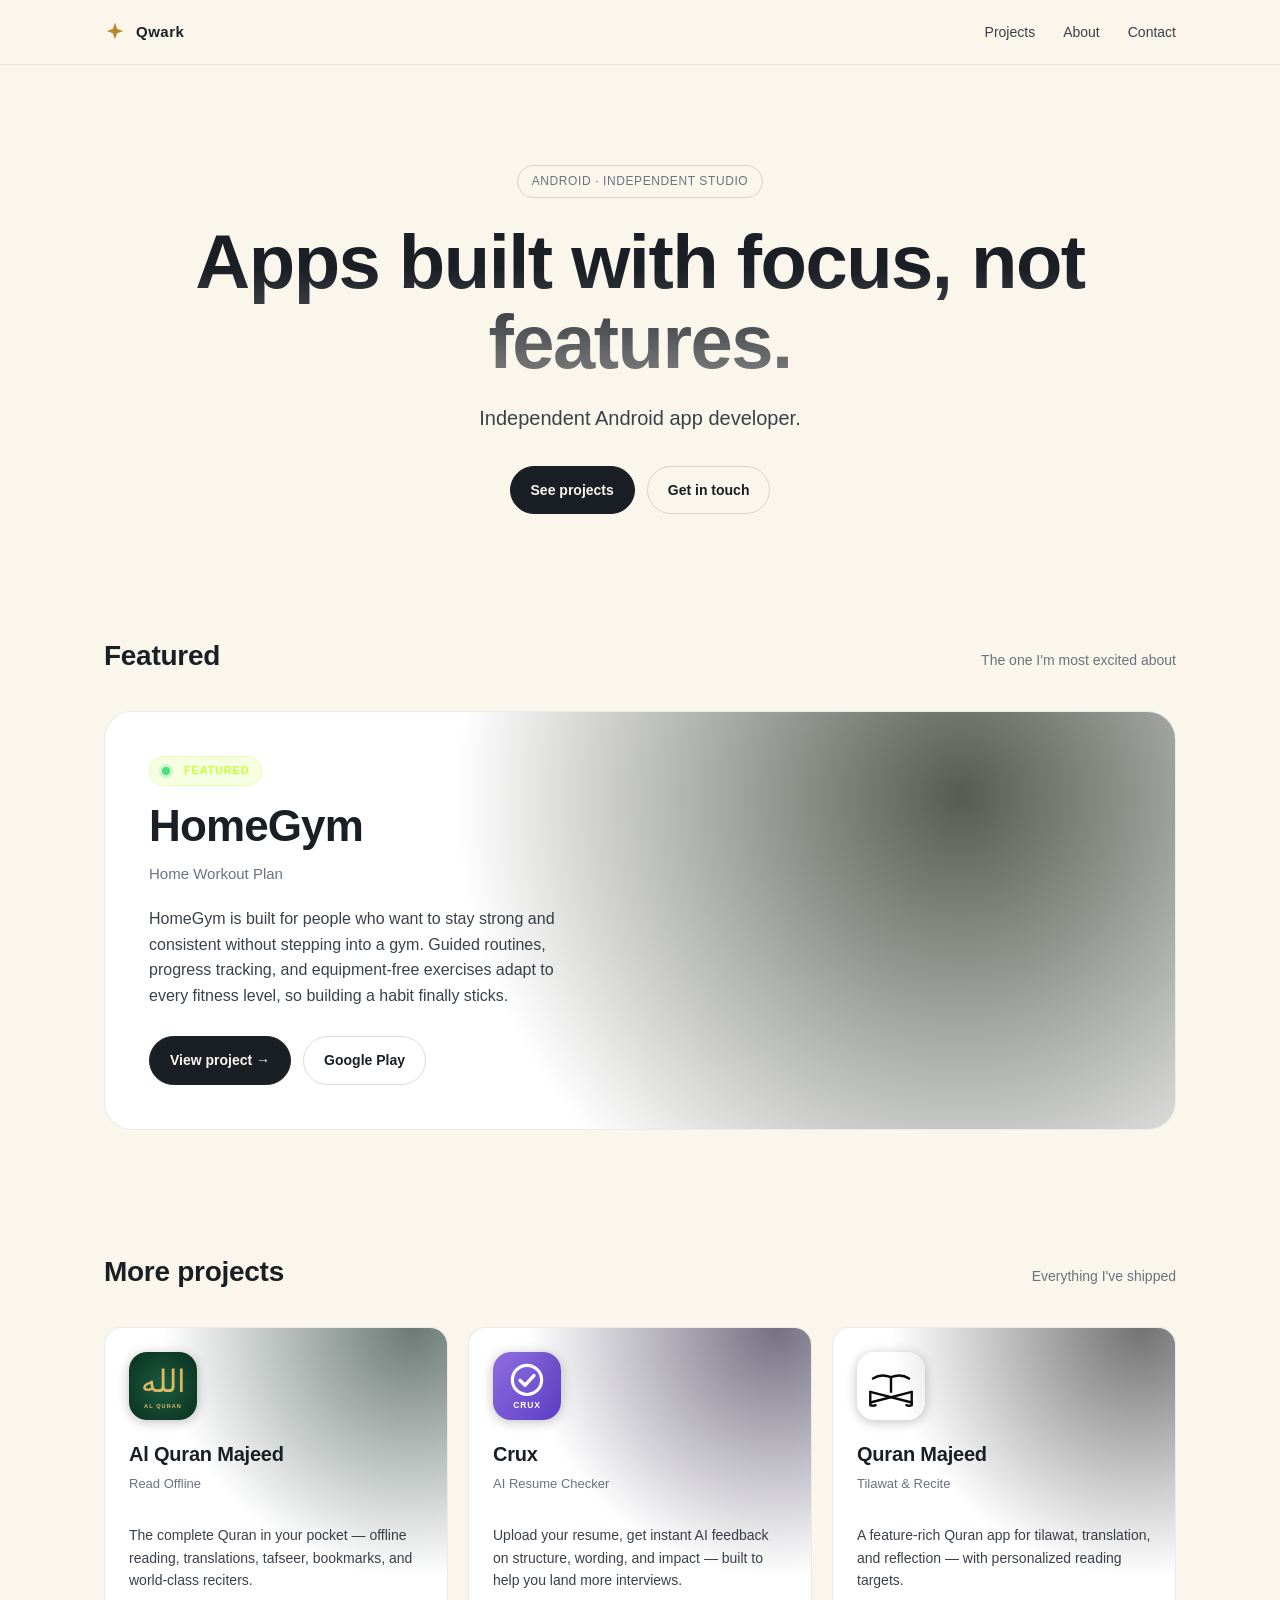
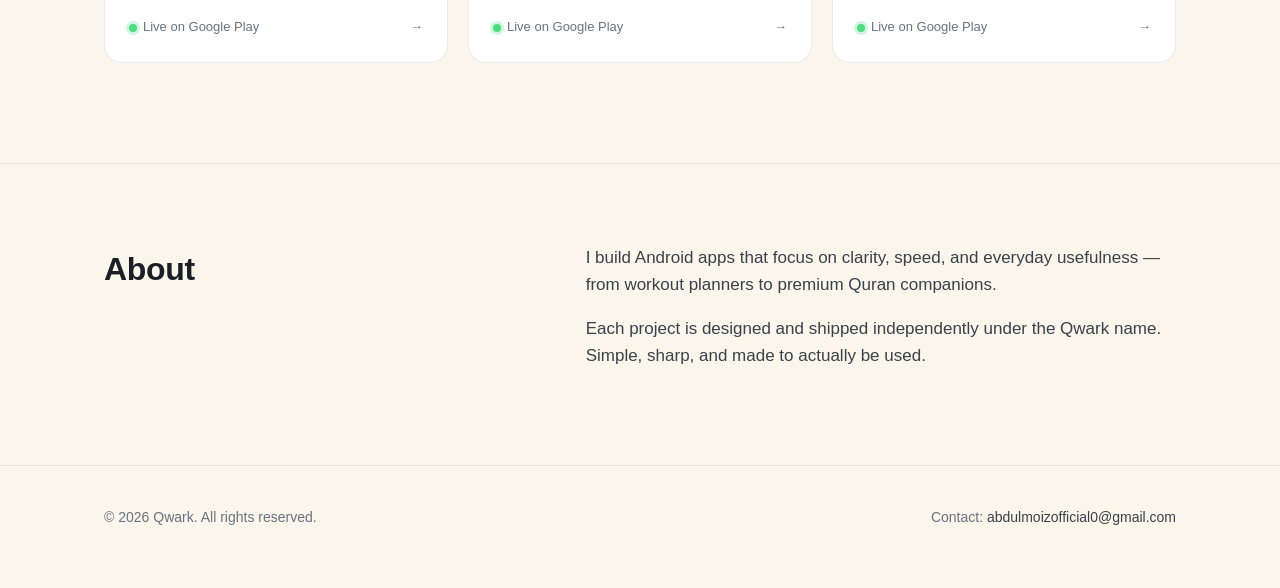
<file: index.html>
<!DOCTYPE html>
<html lang="en">
<head>
  <meta charset="utf-8" />
  <meta name="viewport" content="width=device-width, initial-scale=1" />
  <title>Qwark — Independent Android app developer</title>
  <meta name="description" content="Qwark builds Android apps focused on clarity, speed, and everyday usefulness. Explore HomeGym, Al Quran Majeed, Crux, and more." />
  <meta property="og:title" content="Qwark — Android apps" />
  <meta property="og:description" content="Independent Android app developer. HomeGym, Al Quran Majeed, Crux, and more." />
  <meta property="og:type" content="website" />
  <link rel="stylesheet" href="assets/css/styles.css" />
  <link rel="icon" href="assets/icons/homegym.svg" type="image/svg+xml" />
</head>
<body>
  <nav class="nav">
    <div class="container nav-inner">
      <a class="brand" href="index.html">
        <svg class="brand-star" viewBox="0 0 24 24" fill="currentColor" aria-hidden="true">
          <path d="M12 2l2.4 6.6L21 11l-6.6 2.4L12 20l-2.4-6.6L3 11l6.6-2.4L12 2z"/>
        </svg>
        <span data-brand>Qwark</span>
      </a>
      <div class="nav-links">
        <a href="#projects">Projects</a>
        <a href="#about">About</a>
        <a href="#contact">Contact</a>
      </div>
    </div>
  </nav>

  <header class="hero">
    <div class="container">
      <span class="eyebrow">Android · Independent studio</span>
      <h1>Apps built with focus, not features.</h1>
      <p data-tagline>Independent Android app developer.</p>
      <div class="hero-cta">
        <a class="btn btn-primary" href="#projects">See projects</a>
        <a class="btn btn-ghost" href="#contact">Get in touch</a>
      </div>
    </div>
  </header>

  <section class="section" id="projects">
    <div class="container">
      <div class="section-head">
        <h2 class="section-title">Featured</h2>
        <span class="section-sub">The one I'm most excited about</span>
      </div>
      <article class="featured" data-featured></article>
    </div>
  </section>

  <section class="section">
    <div class="container">
      <div class="section-head">
        <h2 class="section-title">More projects</h2>
        <span class="section-sub">Everything I've shipped</span>
      </div>
      <div class="grid" data-grid></div>
    </div>
  </section>

  <section class="about" id="about">
    <div class="container about-grid">
      <div>
        <h2>About</h2>
      </div>
      <div>
        <p data-bio>I build Android apps that focus on clarity, speed, and everyday usefulness.</p>
        <p>Each project is designed and shipped independently under the Qwark name. Simple, sharp, and made to actually be used.</p>
      </div>
    </div>
  </section>

  <footer class="foot" id="contact">
    <div class="container" style="display:flex;justify-content:space-between;flex-wrap:wrap;gap:12px;width:100%;">
      <span>© <span data-year></span> <span data-brand>Qwark</span>. All rights reserved.</span>
      <span>Contact: <a data-email href="mailto:">email</a></span>
    </div>
  </footer>

  <script src="assets/js/main.js"></script>
</body>
</html>
</file>
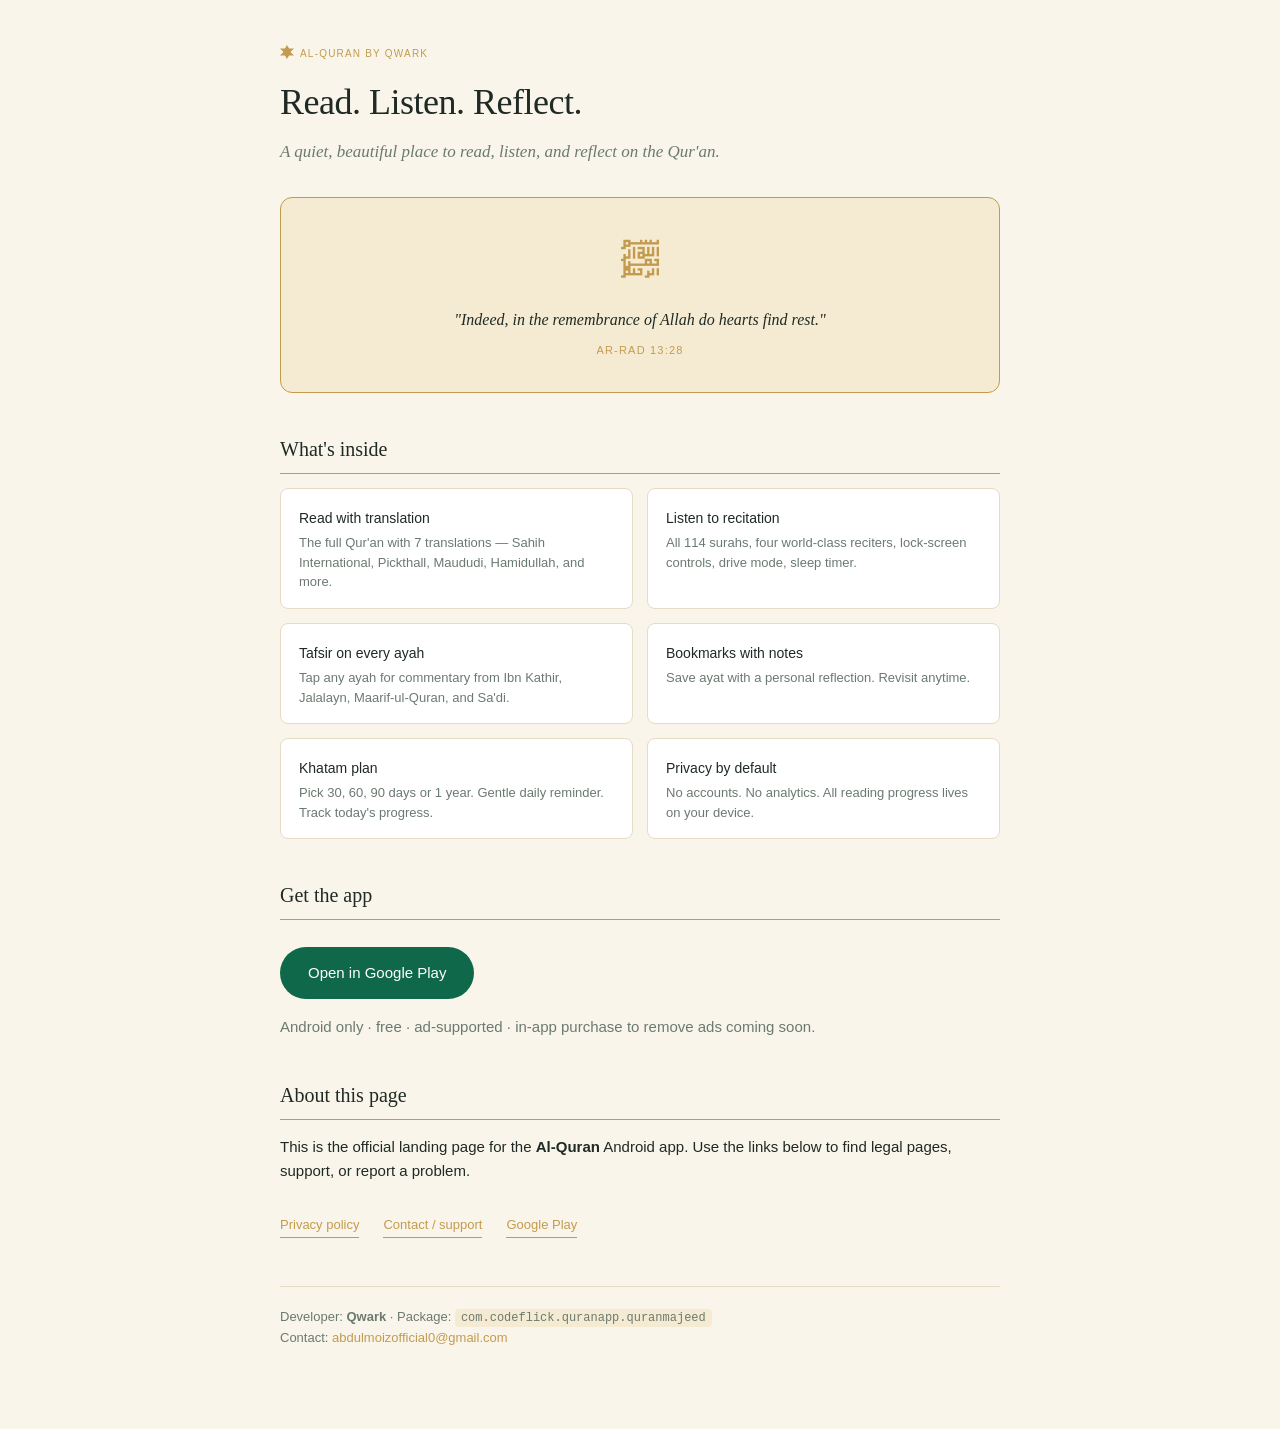
<file: al-quran/index.html>
<!DOCTYPE html>
<html lang="en">
<head>
  <meta charset="utf-8">
  <meta name="viewport" content="width=device-width, initial-scale=1">
  <title>Al-Quran — Read, Listen, Reflect</title>
  <meta name="description" content="A premium, content-first Quran companion for Android. Read with translation, listen to four world-class reciters, and reflect with tafsir on every ayah.">
  <style>
    :root {
      --bg: #faf5ea;
      --paper: #f5ebd3;
      --surface: #ffffff;
      --ink: #1f2a24;
      --muted: #6b7a70;
      --accent: #c39b4e;
      --primary: #0e6849;
      --border: #e5dcc4;
    }
    @media (prefers-color-scheme: dark) {
      :root {
        --bg: #0b1f26;
        --paper: #0e2a22;
        --surface: #142f36;
        --ink: #faf5ea;
        --muted: #8ba39a;
        --accent: #ddbe7e;
        --primary: #22ce83;
        --border: rgba(195,155,78,0.2);
      }
    }
    * { box-sizing: border-box; }
    body {
      font-family: -apple-system, BlinkMacSystemFont, "Segoe UI", Roboto, sans-serif;
      background: var(--bg);
      color: var(--ink);
      margin: 0;
      padding: 0;
      line-height: 1.6;
      font-size: 15px;
    }
    main { max-width: 760px; margin: 0 auto; padding: 40px 20px 80px; }

    .caps {
      text-transform: uppercase;
      letter-spacing: 1.2px;
      font-size: 10px;
      color: var(--accent);
      font-weight: 500;
    }
    .star {
      display: inline-block;
      width: 14px;
      height: 14px;
      background-color: var(--accent);
      clip-path: polygon(50% 0%, 65% 25%, 100% 25%, 75% 50%, 100% 75%, 65% 75%, 50% 100%, 35% 75%, 0% 75%, 25% 50%, 0% 25%, 35% 25%);
      vertical-align: -2px;
      margin-right: 6px;
    }
    h1 {
      font-family: Georgia, "Cormorant Garamond", serif;
      font-weight: 400;
      font-size: 36px;
      margin: 10px 0 6px;
      letter-spacing: -0.5px;
    }
    .tagline {
      color: var(--muted);
      font-style: italic;
      font-family: Georgia, serif;
      font-size: 17px;
      margin: 0 0 8px;
    }
    .arabic {
      font-family: "Scheherazade New", serif;
      font-size: 32px;
      color: var(--accent);
      direction: rtl;
      text-align: right;
      margin: 24px 0 0;
    }
    .hero-card {
      background: var(--paper);
      border: 0.5px solid var(--accent);
      border-radius: 12px;
      padding: 32px 28px;
      margin: 32px 0;
      text-align: center;
    }
    .hero-card .arabic { text-align: center; margin: 0 0 16px; font-size: 38px; }
    .hero-card p { color: var(--ink); font-style: italic; font-family: Georgia, serif; font-size: 16px; margin: 0; }
    .hero-card .ref { color: var(--accent); margin-top: 10px; font-size: 11px; letter-spacing: 1.2px; text-transform: uppercase; }

    h2 {
      font-family: Georgia, serif;
      font-weight: 500;
      font-size: 20px;
      margin: 40px 0 14px;
      padding-bottom: 8px;
      border-bottom: 0.5px solid var(--accent);
    }

    .feature-grid {
      display: grid;
      grid-template-columns: repeat(auto-fit, minmax(240px, 1fr));
      gap: 14px;
      margin-top: 12px;
    }
    .feature {
      background: var(--surface);
      border: 0.5px solid var(--border);
      border-radius: 8px;
      padding: 18px 18px 16px;
    }
    .feature h3 {
      margin: 0 0 4px;
      font-size: 14px;
      font-weight: 500;
    }
    .feature p {
      margin: 0;
      color: var(--muted);
      font-size: 13px;
      line-height: 1.5;
    }

    .cta {
      display: inline-block;
      background: var(--primary);
      color: #ffffff;
      padding: 14px 28px;
      border-radius: 999px;
      text-decoration: none;
      font-weight: 500;
      font-size: 15px;
      margin-top: 12px;
    }
    .cta:hover { background: var(--accent); color: var(--primary); }

    .links {
      display: flex;
      gap: 24px;
      flex-wrap: wrap;
      margin-top: 32px;
      font-size: 13px;
    }
    .links a { color: var(--accent); text-decoration: none; border-bottom: 1px solid var(--accent); padding-bottom: 1px; }
    .links a:hover { color: var(--primary); border-bottom-color: var(--primary); }

    footer {
      color: var(--muted);
      font-size: 13px;
      margin-top: 48px;
      border-top: 0.5px solid var(--border);
      padding-top: 20px;
    }
    footer a { color: var(--accent); text-decoration: none; }
    code {
      font-family: ui-monospace, "SF Mono", Monaco, Menlo, monospace;
      font-size: 12px;
      background: var(--paper);
      padding: 2px 6px;
      border-radius: 4px;
    }
  </style>
</head>
<body>

  <main>
    <span class="caps"><span class="star"></span>al-quran by qwark</span>
    <h1>Read. Listen. Reflect.</h1>
    <p class="tagline">A quiet, beautiful place to read, listen, and reflect on the Qur'an.</p>

    <div class="hero-card">
      <div class="arabic">﷽</div>
      <p>"Indeed, in the remembrance of Allah do hearts find rest."</p>
      <div class="ref">Ar-Rad 13:28</div>
    </div>

    <h2>What's inside</h2>
    <div class="feature-grid">
      <div class="feature">
        <h3>Read with translation</h3>
        <p>The full Qur'an with 7 translations — Sahih International, Pickthall, Maududi, Hamidullah, and more.</p>
      </div>
      <div class="feature">
        <h3>Listen to recitation</h3>
        <p>All 114 surahs, four world-class reciters, lock-screen controls, drive mode, sleep timer.</p>
      </div>
      <div class="feature">
        <h3>Tafsir on every ayah</h3>
        <p>Tap any ayah for commentary from Ibn Kathir, Jalalayn, Maarif-ul-Quran, and Sa'di.</p>
      </div>
      <div class="feature">
        <h3>Bookmarks with notes</h3>
        <p>Save ayat with a personal reflection. Revisit anytime.</p>
      </div>
      <div class="feature">
        <h3>Khatam plan</h3>
        <p>Pick 30, 60, 90 days or 1 year. Gentle daily reminder. Track today's progress.</p>
      </div>
      <div class="feature">
        <h3>Privacy by default</h3>
        <p>No accounts. No analytics. All reading progress lives on your device.</p>
      </div>
    </div>

    <h2>Get the app</h2>
    <p>
      <a class="cta" href="https://play.google.com/store/apps/details?id=com.codeflick.quranapp.quranmajeed">Open in Google Play</a>
    </p>
    <p style="color: var(--muted); margin-top: 16px;">
      Android only · free · ad-supported · in-app purchase to remove ads coming soon.
    </p>

    <h2>About this page</h2>
    <p>
      This is the official landing page for the <strong>Al-Quran</strong> Android app.
      Use the links below to find legal pages, support, or report a problem.
    </p>

    <div class="links">
      <a href="privacy-policy.html">Privacy policy</a>
      <a href="mailto:abdulmoizofficial0@gmail.com">Contact / support</a>
      <a href="https://play.google.com/store/apps/details?id=com.codeflick.quranapp.quranmajeed">Google Play</a>
    </div>

    <footer>
      Developer: <strong>Qwark</strong> · Package: <code>com.codeflick.quranapp.quranmajeed</code>
      <br>Contact: <a href="mailto:abdulmoizofficial0@gmail.com">abdulmoizofficial0@gmail.com</a>
    </footer>
  </main>

</body>
</html>
</file>
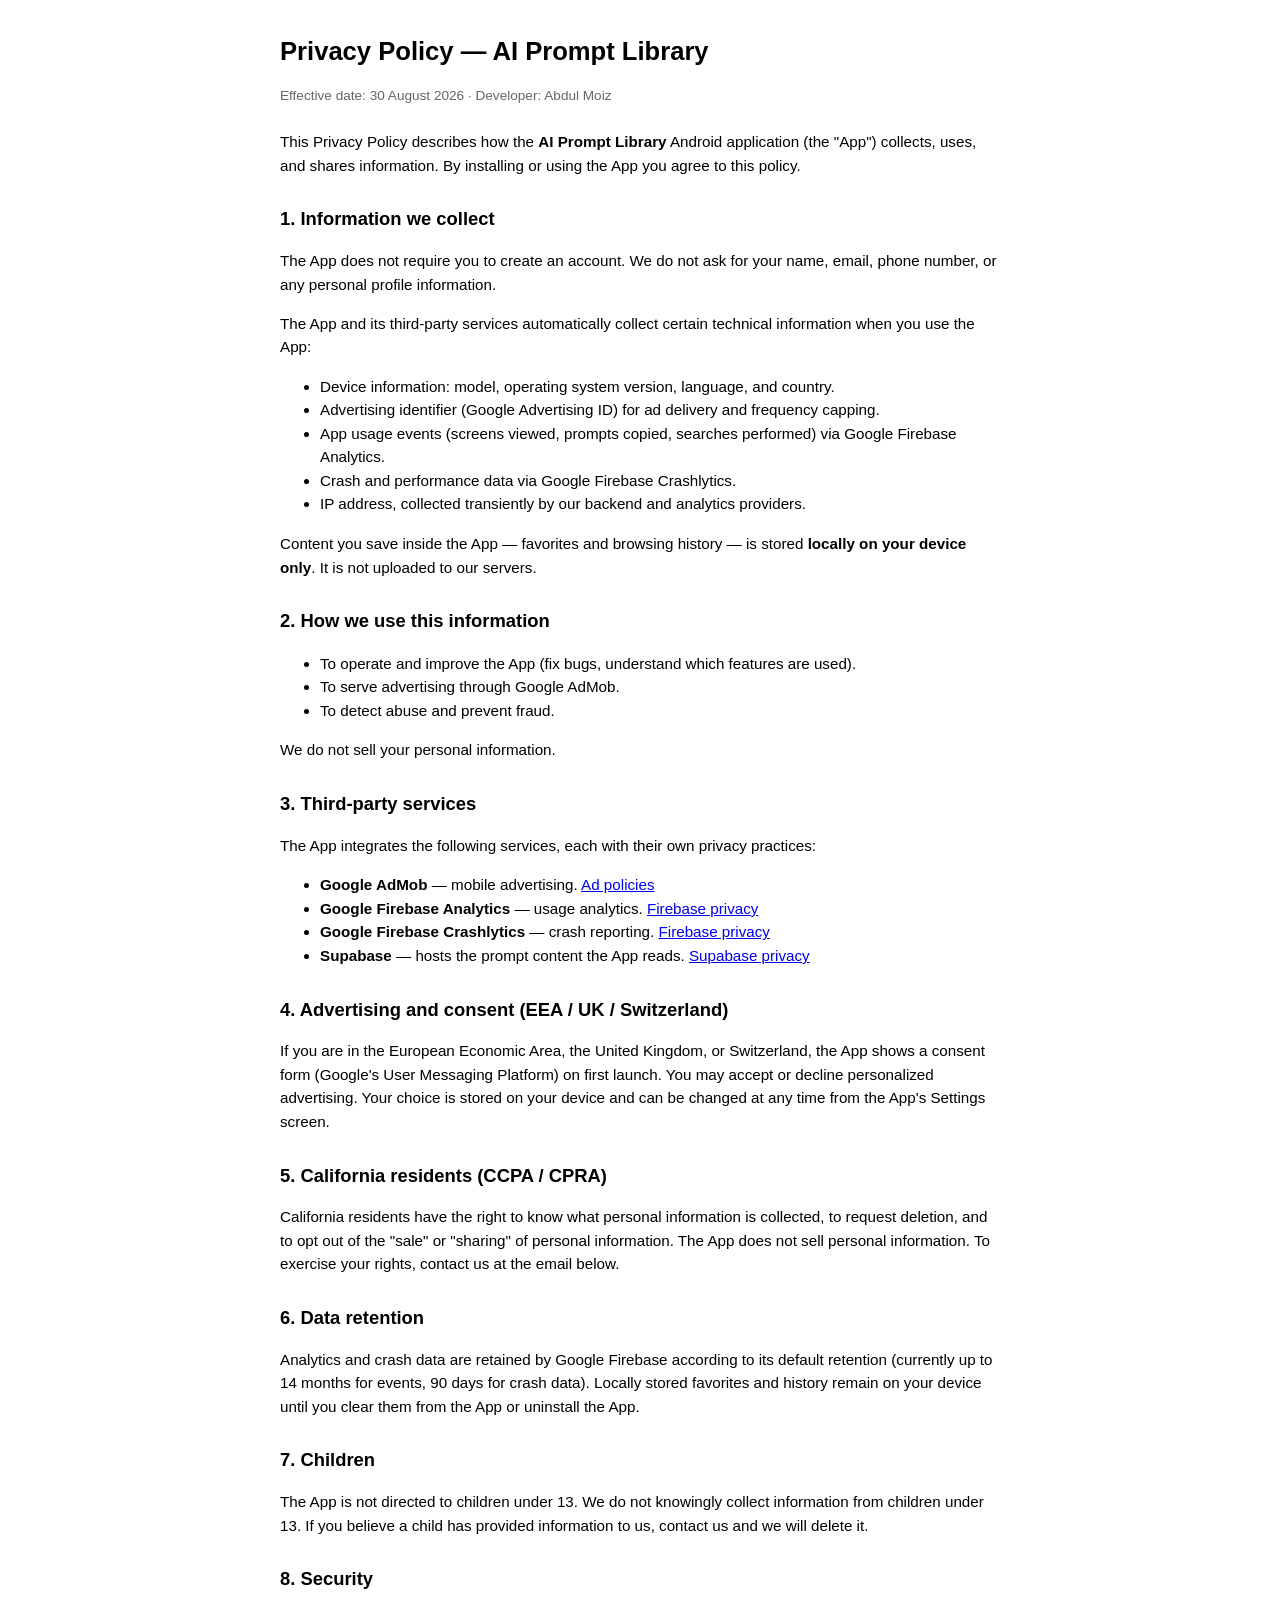
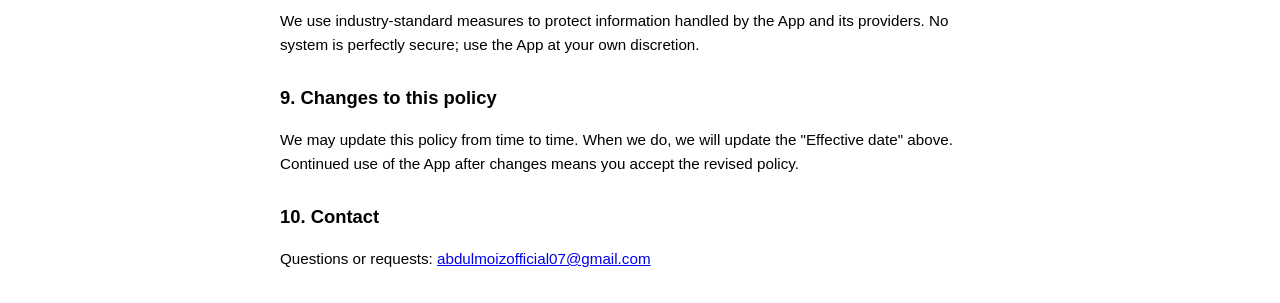
<file: AIpromptLibrary/aipromptlibrary-privacy.html>
<!DOCTYPE html>
<html lang="en">
<head>
<meta charset="utf-8">
<meta name="viewport" content="width=device-width, initial-scale=1">
<title>Privacy Policy — AI Prompt Library</title>
<style>
  :root { color-scheme: light dark; }
  body { font-family: -apple-system, BlinkMacSystemFont, "Segoe UI", Roboto, Arial, sans-serif;
         max-width: 720px; margin: 2rem auto; padding: 0 1rem; line-height: 1.55; }
  h1 { font-size: 1.6rem; margin-bottom: 0.25rem; }
  h2 { font-size: 1.15rem; margin-top: 1.75rem; }
  p, li { font-size: 0.95rem; }
  code { background: rgba(127,127,127,0.15); padding: 0.1rem 0.3rem; border-radius: 4px; }
  .meta { color: #666; font-size: 0.85rem; margin-bottom: 1.5rem; }
</style>
</head>
<body>

<h1>Privacy Policy — AI Prompt Library</h1>
<p class="meta">Effective date: 30 August 2026 &middot; Developer: Abdul Moiz</p>

<p>This Privacy Policy describes how the <strong>AI Prompt Library</strong> Android application (the "App") collects, uses, and shares information. By installing or using the App you agree to this policy.</p>

<h2>1. Information we collect</h2>
<p>The App does not require you to create an account. We do not ask for your name, email, phone number, or any personal profile information.</p>
<p>The App and its third-party services automatically collect certain technical information when you use the App:</p>
<ul>
  <li>Device information: model, operating system version, language, and country.</li>
  <li>Advertising identifier (Google Advertising ID) for ad delivery and frequency capping.</li>
  <li>App usage events (screens viewed, prompts copied, searches performed) via Google Firebase Analytics.</li>
  <li>Crash and performance data via Google Firebase Crashlytics.</li>
  <li>IP address, collected transiently by our backend and analytics providers.</li>
</ul>
<p>Content you save inside the App — favorites and browsing history — is stored <strong>locally on your device only</strong>. It is not uploaded to our servers.</p>

<h2>2. How we use this information</h2>
<ul>
  <li>To operate and improve the App (fix bugs, understand which features are used).</li>
  <li>To serve advertising through Google AdMob.</li>
  <li>To detect abuse and prevent fraud.</li>
</ul>
<p>We do not sell your personal information.</p>

<h2>3. Third-party services</h2>
<p>The App integrates the following services, each with their own privacy practices:</p>
<ul>
  <li><strong>Google AdMob</strong> — mobile advertising.
    <a href="https://policies.google.com/technologies/ads">Ad policies</a></li>
  <li><strong>Google Firebase Analytics</strong> — usage analytics.
    <a href="https://firebase.google.com/support/privacy">Firebase privacy</a></li>
  <li><strong>Google Firebase Crashlytics</strong> — crash reporting.
    <a href="https://firebase.google.com/support/privacy">Firebase privacy</a></li>
  <li><strong>Supabase</strong> — hosts the prompt content the App reads.
    <a href="https://supabase.com/privacy">Supabase privacy</a></li>
</ul>

<h2>4. Advertising and consent (EEA / UK / Switzerland)</h2>
<p>If you are in the European Economic Area, the United Kingdom, or Switzerland, the App shows a consent form (Google's User Messaging Platform) on first launch. You may accept or decline personalized advertising. Your choice is stored on your device and can be changed at any time from the App's Settings screen.</p>

<h2>5. California residents (CCPA / CPRA)</h2>
<p>California residents have the right to know what personal information is collected, to request deletion, and to opt out of the "sale" or "sharing" of personal information. The App does not sell personal information. To exercise your rights, contact us at the email below.</p>

<h2>6. Data retention</h2>
<p>Analytics and crash data are retained by Google Firebase according to its default retention (currently up to 14 months for events, 90 days for crash data). Locally stored favorites and history remain on your device until you clear them from the App or uninstall the App.</p>

<h2>7. Children</h2>
<p>The App is not directed to children under 13. We do not knowingly collect information from children under 13. If you believe a child has provided information to us, contact us and we will delete it.</p>

<h2>8. Security</h2>
<p>We use industry-standard measures to protect information handled by the App and its providers. No system is perfectly secure; use the App at your own discretion.</p>

<h2>9. Changes to this policy</h2>
<p>We may update this policy from time to time. When we do, we will update the "Effective date" above. Continued use of the App after changes means you accept the revised policy.</p>

<h2>10. Contact</h2>
<p>Questions or requests: <a href="mailto:abdulmoizofficial07@gmail.com">abdulmoizofficial07@gmail.com</a></p>

</body>
</html>
</file>
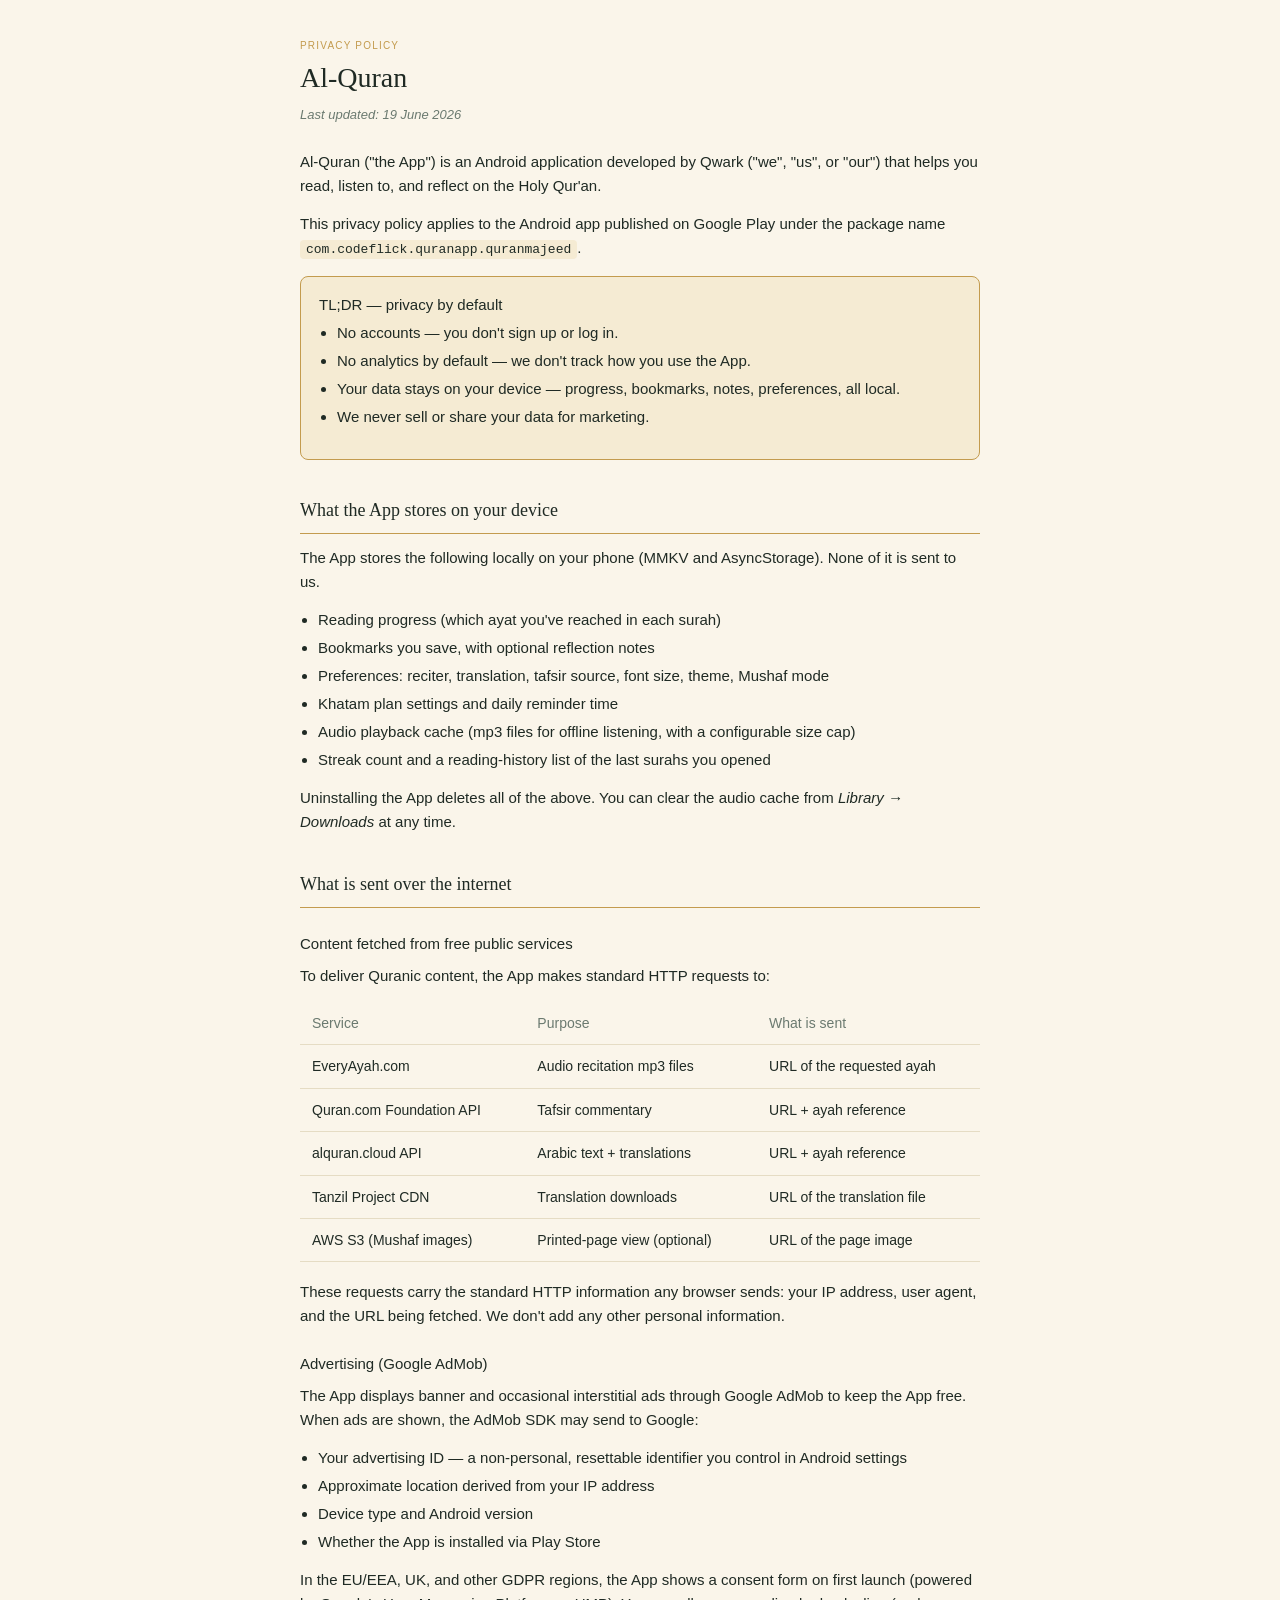
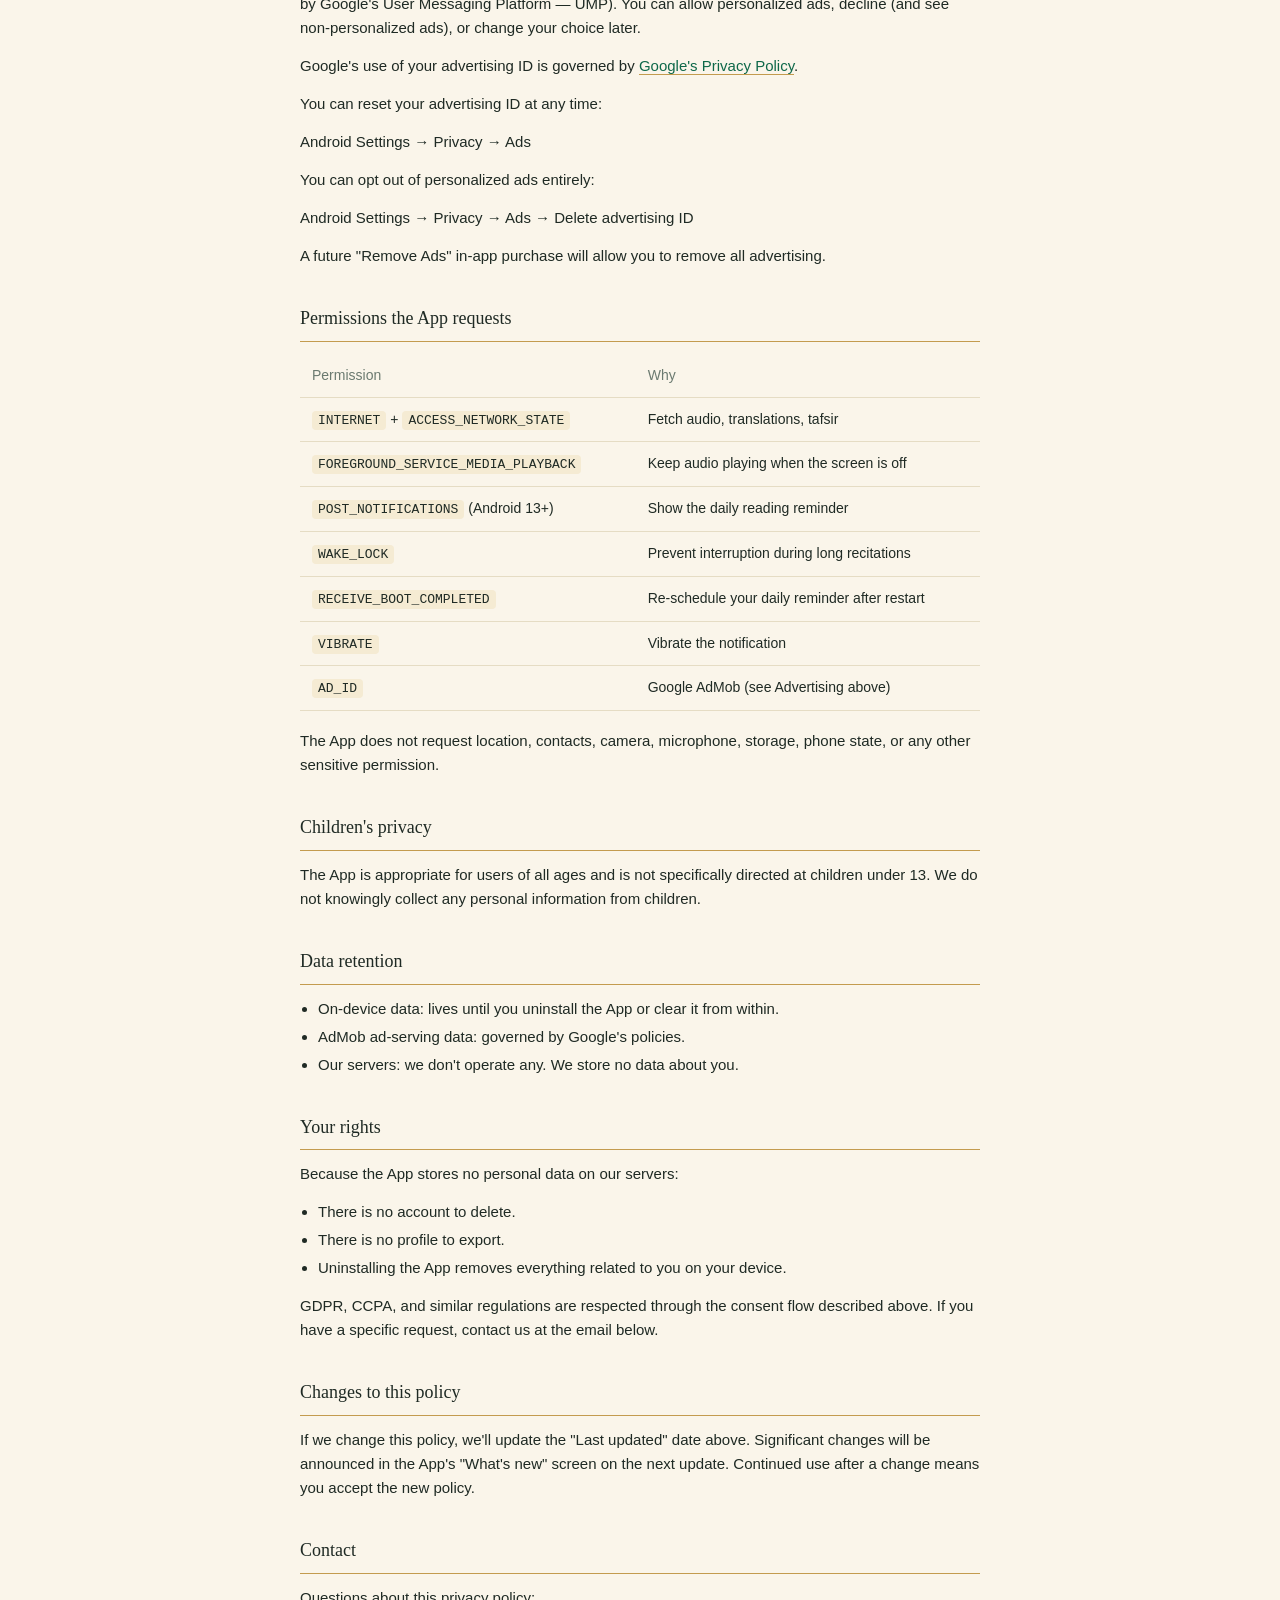
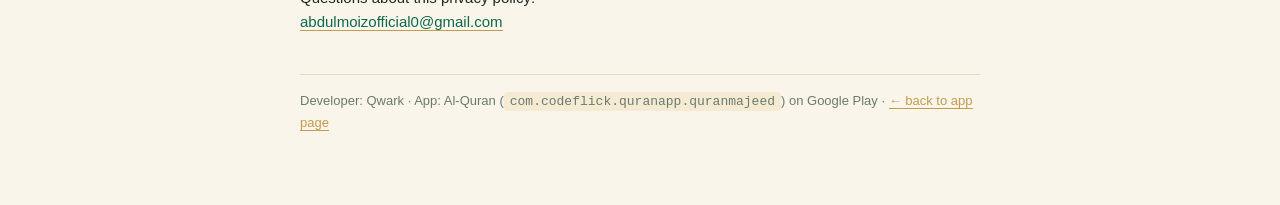
<file: al-quran/privacy-policy.html>
<!DOCTYPE html>
<html lang="en">
<head>
  <meta charset="utf-8">
  <meta name="viewport" content="width=device-width, initial-scale=1">
  <title>Privacy Policy — Al-Quran</title>
  <meta name="description" content="Privacy policy for the Al-Quran Android app by Qwark.">
  <style>
    :root {
      --bg: #faf5ea;
      --paper: #f5ebd3;
      --surface: #ffffff;
      --ink: #1f2a24;
      --muted: #6b7a70;
      --accent: #c39b4e;
      --primary: #0e6849;
      --border: #e5dcc4;
    }
    @media (prefers-color-scheme: dark) {
      :root {
        --bg: #0b1f26;
        --paper: #0e2a22;
        --surface: #142f36;
        --ink: #faf5ea;
        --muted: #8ba39a;
        --accent: #ddbe7e;
        --primary: #22ce83;
        --border: rgba(195,155,78,0.2);
      }
    }
    * { box-sizing: border-box; }
    body {
      font-family: -apple-system, BlinkMacSystemFont, "Segoe UI", Roboto, sans-serif;
      background: var(--bg);
      color: var(--ink);
      margin: 0;
      padding: 0;
      line-height: 1.6;
      font-size: 15px;
    }
    main { max-width: 720px; margin: 0 auto; padding: 32px 20px 80px; }
    h1 { font-family: Georgia, "Cormorant Garamond", serif; font-weight: 400; font-size: 28px; margin: 0 0 4px; }
    h2 { font-family: Georgia, serif; font-weight: 500; font-size: 18px; margin: 36px 0 12px; padding-bottom: 8px; border-bottom: 0.5px solid var(--accent); }
    h3 { font-weight: 500; font-size: 15px; margin: 24px 0 8px; }
    p { margin: 0 0 14px; }
    ul { margin: 0 0 14px; padding-left: 18px; }
    li { margin: 4px 0; }
    a { color: var(--primary); text-decoration: none; border-bottom: 1px solid var(--accent); }
    a:hover { color: var(--accent); }
    strong { font-weight: 500; }
    code { font-family: ui-monospace, "SF Mono", Monaco, Menlo, monospace; font-size: 13px; background: var(--paper); padding: 2px 6px; border-radius: 4px; }
    .updated { color: var(--muted); font-style: italic; font-size: 13px; margin-bottom: 24px; }
    .caps { text-transform: uppercase; letter-spacing: 1.2px; font-size: 10px; color: var(--accent); font-weight: 500; }
    .tldr { background: var(--paper); border: 0.5px solid var(--accent); border-radius: 8px; padding: 16px 18px; margin: 16px 0 24px; }
    table { width: 100%; border-collapse: collapse; margin: 12px 0 18px; font-size: 14px; }
    th, td { text-align: left; padding: 10px 12px; border-bottom: 0.5px solid var(--border); vertical-align: top; }
    th { font-weight: 500; color: var(--muted); }
    footer { color: var(--muted); font-size: 13px; margin-top: 40px; border-top: 0.5px solid var(--border); padding-top: 16px; }
    footer a { color: var(--accent); }
  </style>
</head>
<body>

  <main>
    <span class="caps">privacy policy</span>
    <h1>Al-Quran</h1>
    <p class="updated">Last updated: 19 June 2026</p>

    <p>
      Al-Quran ("the App") is an Android application developed by <strong>Qwark</strong>
      ("we", "us", or "our") that helps you read, listen to, and reflect on the Holy Qur'an.
    </p>
    <p>
      This privacy policy applies to the Android app published on Google Play under the package
      name <code>com.codeflick.quranapp.quranmajeed</code>.
    </p>

    <div class="tldr">
      <strong>TL;DR — privacy by default</strong>
      <ul>
        <li>No accounts — you don't sign up or log in.</li>
        <li>No analytics by default — we don't track how you use the App.</li>
        <li>Your data stays on your device — progress, bookmarks, notes, preferences, all local.</li>
        <li>We never sell or share your data for marketing.</li>
      </ul>
    </div>

    <h2>What the App stores on your device</h2>
    <p>The App stores the following locally on your phone (MMKV and AsyncStorage). None of it is sent to us.</p>
    <ul>
      <li>Reading progress (which ayat you've reached in each surah)</li>
      <li>Bookmarks you save, with optional reflection notes</li>
      <li>Preferences: reciter, translation, tafsir source, font size, theme, Mushaf mode</li>
      <li>Khatam plan settings and daily reminder time</li>
      <li>Audio playback cache (mp3 files for offline listening, with a configurable size cap)</li>
      <li>Streak count and a reading-history list of the last surahs you opened</li>
    </ul>
    <p>Uninstalling the App deletes all of the above. You can clear the audio cache from <em>Library → Downloads</em> at any time.</p>

    <h2>What is sent over the internet</h2>

    <h3>Content fetched from free public services</h3>
    <p>To deliver Quranic content, the App makes standard HTTP requests to:</p>
    <table>
      <thead><tr><th>Service</th><th>Purpose</th><th>What is sent</th></tr></thead>
      <tbody>
        <tr><td>EveryAyah.com</td><td>Audio recitation mp3 files</td><td>URL of the requested ayah</td></tr>
        <tr><td>Quran.com Foundation API</td><td>Tafsir commentary</td><td>URL + ayah reference</td></tr>
        <tr><td>alquran.cloud API</td><td>Arabic text + translations</td><td>URL + ayah reference</td></tr>
        <tr><td>Tanzil Project CDN</td><td>Translation downloads</td><td>URL of the translation file</td></tr>
        <tr><td>AWS S3 (Mushaf images)</td><td>Printed-page view (optional)</td><td>URL of the page image</td></tr>
      </tbody>
    </table>
    <p>These requests carry the standard HTTP information any browser sends: your IP address, user agent, and the URL being fetched. We don't add any other personal information.</p>

    <h3>Advertising (Google AdMob)</h3>
    <p>The App displays banner and occasional interstitial ads through Google AdMob to keep the App free. When ads are shown, the AdMob SDK may send to Google:</p>
    <ul>
      <li>Your <strong>advertising ID</strong> — a non-personal, resettable identifier you control in Android settings</li>
      <li>Approximate location derived from your IP address</li>
      <li>Device type and Android version</li>
      <li>Whether the App is installed via Play Store</li>
    </ul>
    <p>In the EU/EEA, UK, and other GDPR regions, the App shows a consent form on first launch (powered by Google's User Messaging Platform — UMP). You can allow personalized ads, decline (and see non-personalized ads), or change your choice later.</p>
    <p>Google's use of your advertising ID is governed by <a href="https://policies.google.com/privacy" target="_blank" rel="noopener">Google's Privacy Policy</a>.</p>
    <p>You can reset your advertising ID at any time:</p>
    <p><strong>Android Settings → Privacy → Ads</strong></p>
    <p>You can opt out of personalized ads entirely:</p>
    <p><strong>Android Settings → Privacy → Ads → Delete advertising ID</strong></p>
    <p>A future "Remove Ads" in-app purchase will allow you to remove all advertising.</p>

    <h2>Permissions the App requests</h2>
    <table>
      <thead><tr><th>Permission</th><th>Why</th></tr></thead>
      <tbody>
        <tr><td><code>INTERNET</code> + <code>ACCESS_NETWORK_STATE</code></td><td>Fetch audio, translations, tafsir</td></tr>
        <tr><td><code>FOREGROUND_SERVICE_MEDIA_PLAYBACK</code></td><td>Keep audio playing when the screen is off</td></tr>
        <tr><td><code>POST_NOTIFICATIONS</code> (Android 13+)</td><td>Show the daily reading reminder</td></tr>
        <tr><td><code>WAKE_LOCK</code></td><td>Prevent interruption during long recitations</td></tr>
        <tr><td><code>RECEIVE_BOOT_COMPLETED</code></td><td>Re-schedule your daily reminder after restart</td></tr>
        <tr><td><code>VIBRATE</code></td><td>Vibrate the notification</td></tr>
        <tr><td><code>AD_ID</code></td><td>Google AdMob (see Advertising above)</td></tr>
      </tbody>
    </table>
    <p>The App does <strong>not</strong> request location, contacts, camera, microphone, storage, phone state, or any other sensitive permission.</p>

    <h2>Children's privacy</h2>
    <p>The App is appropriate for users of all ages and is not specifically directed at children under 13. We do not knowingly collect any personal information from children.</p>

    <h2>Data retention</h2>
    <ul>
      <li><strong>On-device data:</strong> lives until you uninstall the App or clear it from within.</li>
      <li><strong>AdMob ad-serving data:</strong> governed by Google's policies.</li>
      <li><strong>Our servers:</strong> we don't operate any. We store no data about you.</li>
    </ul>

    <h2>Your rights</h2>
    <p>Because the App stores no personal data on our servers:</p>
    <ul>
      <li>There is no account to delete.</li>
      <li>There is no profile to export.</li>
      <li>Uninstalling the App removes everything related to you on your device.</li>
    </ul>
    <p>GDPR, CCPA, and similar regulations are respected through the consent flow described above. If you have a specific request, contact us at the email below.</p>

    <h2>Changes to this policy</h2>
    <p>If we change this policy, we'll update the "Last updated" date above. Significant changes will be announced in the App's "What's new" screen on the next update. Continued use after a change means you accept the new policy.</p>

    <h2>Contact</h2>
    <p>Questions about this privacy policy:<br><a href="mailto:abdulmoizofficial0@gmail.com">abdulmoizofficial0@gmail.com</a></p>

    <footer>
      Developer: Qwark &middot; App: Al-Quran (<code>com.codeflick.quranapp.quranmajeed</code>) on Google Play &middot;
      <a href="index.html">← back to app page</a>
    </footer>
  </main>

</body>
</html>
</file>
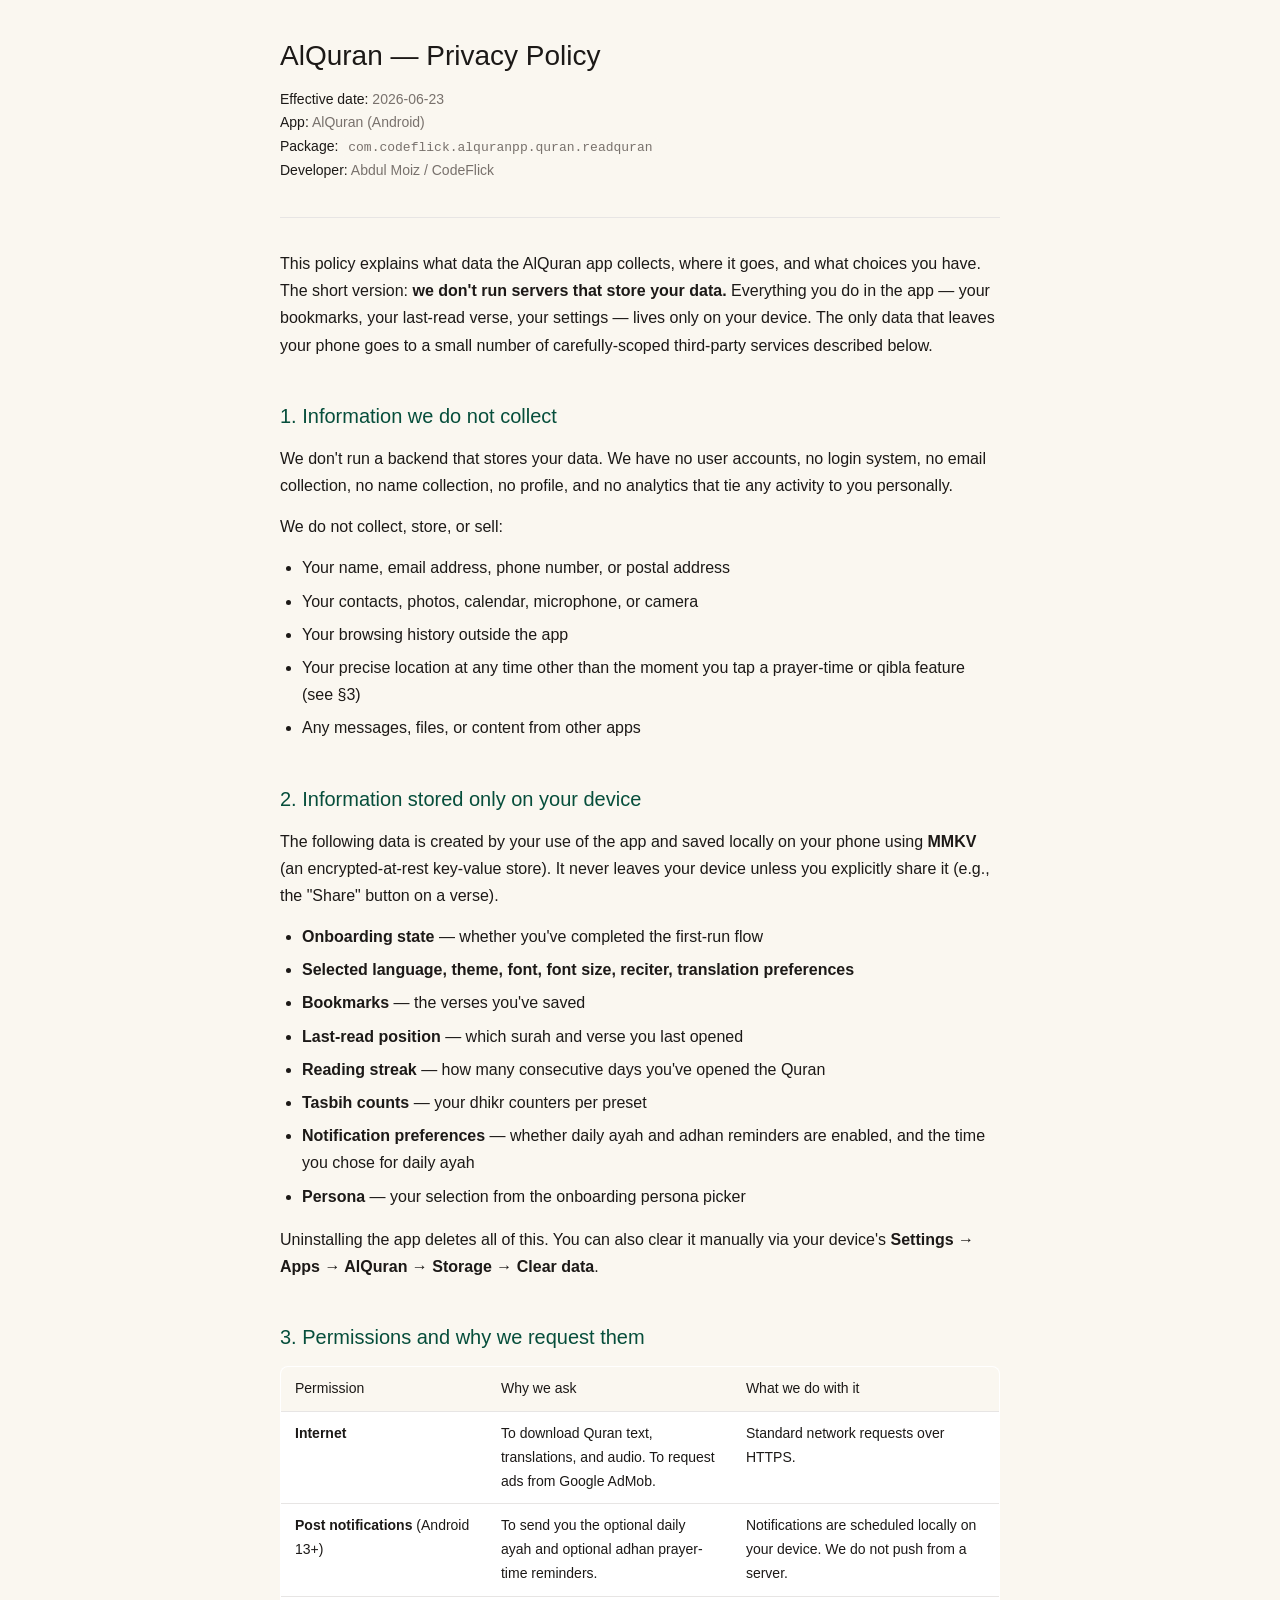
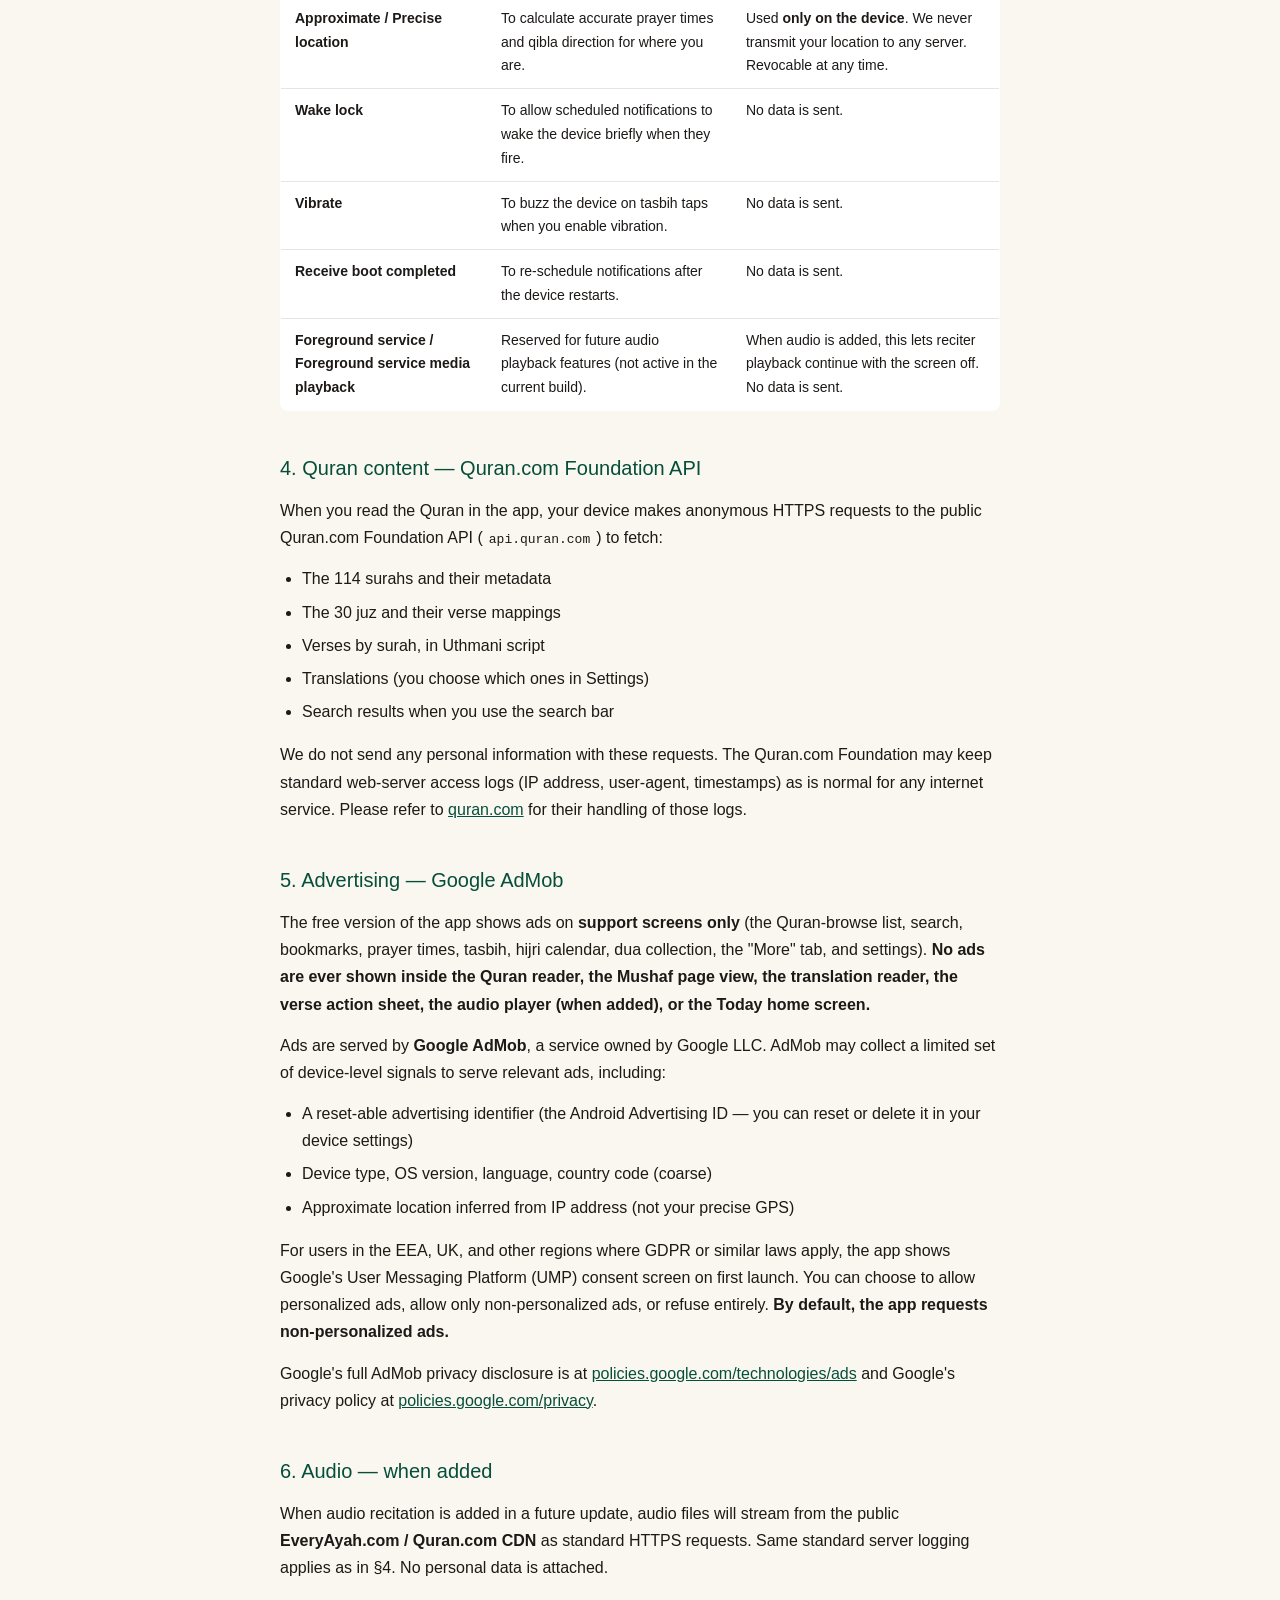
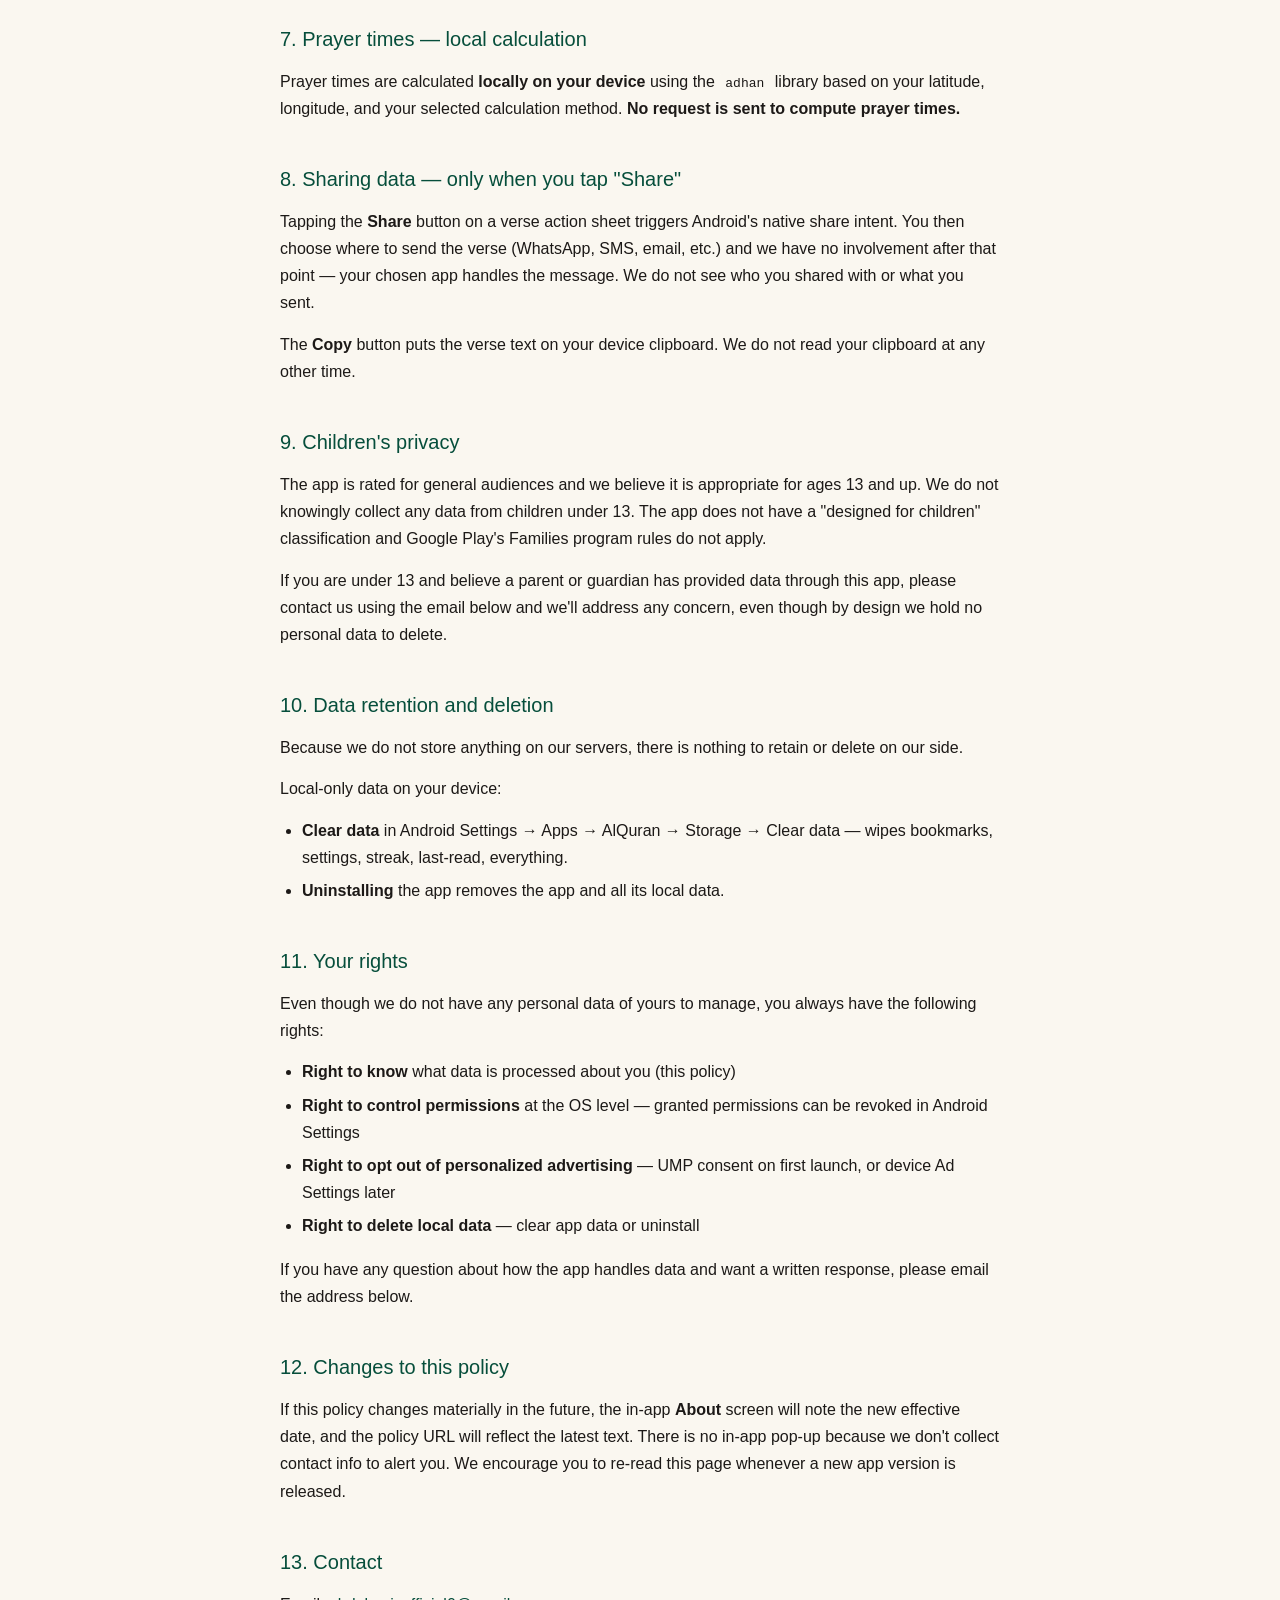
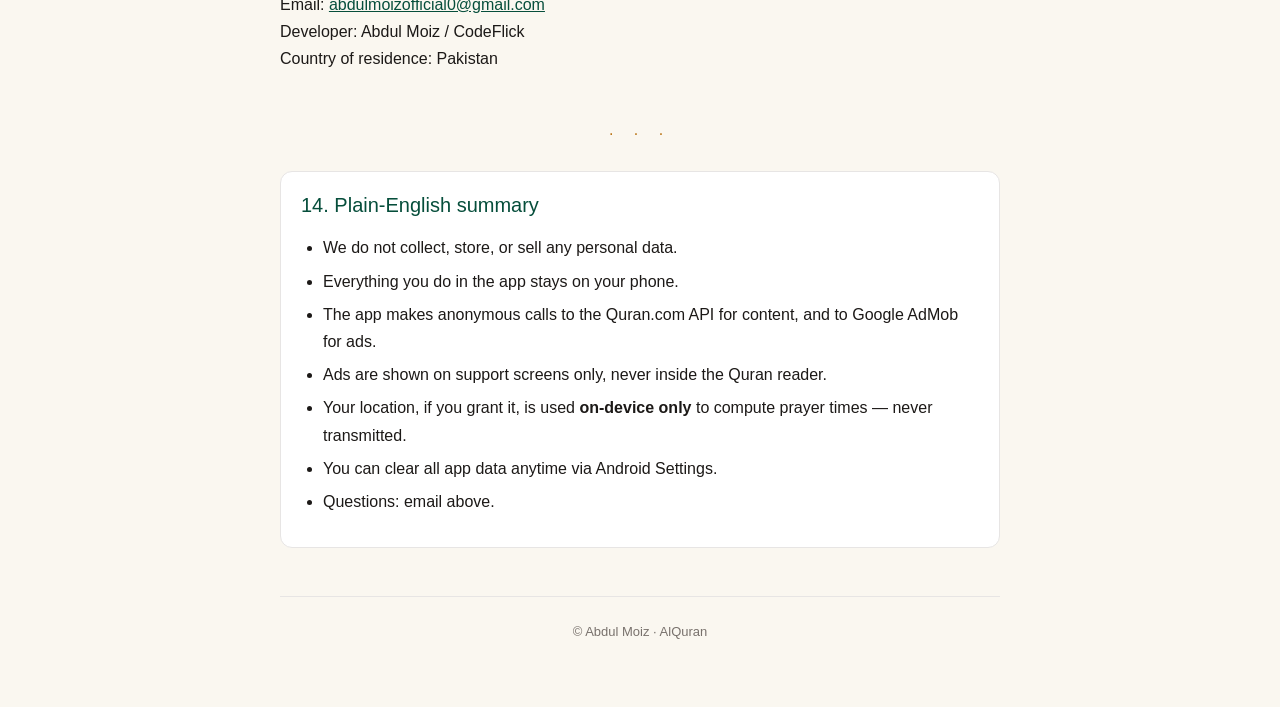
<file: alquranold/privacy-policy.html>
<!DOCTYPE html>
<html lang="en">
<head>
  <meta charset="UTF-8" />
  <meta name="viewport" content="width=device-width, initial-scale=1.0" />
  <title>AlQuran — Privacy Policy</title>
  <meta name="description" content="Privacy policy for the AlQuran Android app." />
  <style>
    :root {
      --bg: #FAF7F0;
      --surface: #FFFFFF;
      --text: #1C1917;
      --muted: #78716C;
      --accent: #064E3B;
      --gold: #BA7517;
      --border: #E7E5E4;
    }
    * { box-sizing: border-box; }
    body {
      margin: 0;
      background: var(--bg);
      color: var(--text);
      font-family: -apple-system, BlinkMacSystemFont, "Segoe UI", Roboto, "Helvetica Neue", Arial, sans-serif;
      line-height: 1.7;
      font-size: 16px;
    }
    .container {
      max-width: 760px;
      margin: 0 auto;
      padding: 32px 20px 64px;
    }
    header {
      border-bottom: 0.5px solid var(--border);
      padding-bottom: 20px;
      margin-bottom: 32px;
    }
    h1 {
      font-size: 28px;
      font-weight: 500;
      margin: 0 0 8px;
    }
    h2 {
      font-size: 20px;
      font-weight: 500;
      margin: 40px 0 12px;
      color: var(--accent);
    }
    h3 {
      font-size: 16px;
      font-weight: 500;
      margin: 24px 0 8px;
    }
    .meta {
      color: var(--muted);
      font-size: 14px;
    }
    .meta strong { color: var(--text); font-weight: 500; }
    p { margin: 0 0 14px; }
    ul { padding-left: 22px; margin: 8px 0 16px; }
    li { margin-bottom: 6px; }
    a { color: var(--accent); }
    a:hover { color: var(--gold); }
    table {
      width: 100%;
      border-collapse: collapse;
      margin: 12px 0 24px;
      background: var(--surface);
      border: 0.5px solid var(--border);
      border-radius: 8px;
      overflow: hidden;
    }
    th, td {
      text-align: left;
      padding: 10px 14px;
      border-bottom: 0.5px solid var(--border);
      vertical-align: top;
      font-size: 14px;
    }
    th { background: var(--bg); font-weight: 500; }
    tr:last-child td { border-bottom: 0; }
    code {
      background: var(--bg);
      padding: 2px 6px;
      border-radius: 4px;
      font-family: ui-monospace, "SF Mono", Consolas, monospace;
      font-size: 13px;
    }
    .summary {
      background: var(--surface);
      border: 0.5px solid var(--border);
      border-radius: 12px;
      padding: 16px 20px;
      margin-top: 24px;
    }
    .summary h2 { margin-top: 0; }
    .ornament {
      text-align: center;
      color: var(--gold);
      letter-spacing: 8px;
      margin: 48px 0 16px;
    }
    footer {
      text-align: center;
      color: var(--muted);
      font-size: 13px;
      margin-top: 48px;
      border-top: 0.5px solid var(--border);
      padding-top: 24px;
    }
  </style>
</head>
<body>
  <div class="container">

    <header>
      <h1>AlQuran — Privacy Policy</h1>
      <p class="meta">
        <strong>Effective date:</strong> 2026-06-23<br />
        <strong>App:</strong> AlQuran (Android)<br />
        <strong>Package:</strong> <code>com.codeflick.alquranpp.quran.readquran</code><br />
        <strong>Developer:</strong> Abdul Moiz / CodeFlick
      </p>
    </header>

    <p>This policy explains what data the AlQuran app collects, where it goes, and what choices you have. The short version: <strong>we don't run servers that store your data.</strong> Everything you do in the app — your bookmarks, your last-read verse, your settings — lives only on your device. The only data that leaves your phone goes to a small number of carefully-scoped third-party services described below.</p>

    <h2>1. Information we do not collect</h2>
    <p>We don't run a backend that stores your data. We have no user accounts, no login system, no email collection, no name collection, no profile, and no analytics that tie any activity to you personally.</p>
    <p>We do not collect, store, or sell:</p>
    <ul>
      <li>Your name, email address, phone number, or postal address</li>
      <li>Your contacts, photos, calendar, microphone, or camera</li>
      <li>Your browsing history outside the app</li>
      <li>Your precise location at any time other than the moment you tap a prayer-time or qibla feature (see §3)</li>
      <li>Any messages, files, or content from other apps</li>
    </ul>

    <h2>2. Information stored only on your device</h2>
    <p>The following data is created by your use of the app and saved locally on your phone using <strong>MMKV</strong> (an encrypted-at-rest key-value store). It never leaves your device unless you explicitly share it (e.g., the "Share" button on a verse).</p>
    <ul>
      <li><strong>Onboarding state</strong> — whether you've completed the first-run flow</li>
      <li><strong>Selected language, theme, font, font size, reciter, translation preferences</strong></li>
      <li><strong>Bookmarks</strong> — the verses you've saved</li>
      <li><strong>Last-read position</strong> — which surah and verse you last opened</li>
      <li><strong>Reading streak</strong> — how many consecutive days you've opened the Quran</li>
      <li><strong>Tasbih counts</strong> — your dhikr counters per preset</li>
      <li><strong>Notification preferences</strong> — whether daily ayah and adhan reminders are enabled, and the time you chose for daily ayah</li>
      <li><strong>Persona</strong> — your selection from the onboarding persona picker</li>
    </ul>
    <p>Uninstalling the app deletes all of this. You can also clear it manually via your device's <strong>Settings → Apps → AlQuran → Storage → Clear data</strong>.</p>

    <h2>3. Permissions and why we request them</h2>
    <table>
      <thead><tr><th>Permission</th><th>Why we ask</th><th>What we do with it</th></tr></thead>
      <tbody>
        <tr><td><strong>Internet</strong></td><td>To download Quran text, translations, and audio. To request ads from Google AdMob.</td><td>Standard network requests over HTTPS.</td></tr>
        <tr><td><strong>Post notifications</strong> (Android 13+)</td><td>To send you the optional daily ayah and optional adhan prayer-time reminders.</td><td>Notifications are scheduled locally on your device. We do not push from a server.</td></tr>
        <tr><td><strong>Approximate / Precise location</strong></td><td>To calculate accurate prayer times and qibla direction for where you are.</td><td>Used <strong>only on the device</strong>. We never transmit your location to any server. Revocable at any time.</td></tr>
        <tr><td><strong>Wake lock</strong></td><td>To allow scheduled notifications to wake the device briefly when they fire.</td><td>No data is sent.</td></tr>
        <tr><td><strong>Vibrate</strong></td><td>To buzz the device on tasbih taps when you enable vibration.</td><td>No data is sent.</td></tr>
        <tr><td><strong>Receive boot completed</strong></td><td>To re-schedule notifications after the device restarts.</td><td>No data is sent.</td></tr>
        <tr><td><strong>Foreground service / Foreground service media playback</strong></td><td>Reserved for future audio playback features (not active in the current build).</td><td>When audio is added, this lets reciter playback continue with the screen off. No data is sent.</td></tr>
      </tbody>
    </table>

    <h2>4. Quran content — Quran.com Foundation API</h2>
    <p>When you read the Quran in the app, your device makes anonymous HTTPS requests to the public Quran.com Foundation API (<code>api.quran.com</code>) to fetch:</p>
    <ul>
      <li>The 114 surahs and their metadata</li>
      <li>The 30 juz and their verse mappings</li>
      <li>Verses by surah, in Uthmani script</li>
      <li>Translations (you choose which ones in Settings)</li>
      <li>Search results when you use the search bar</li>
    </ul>
    <p>We do not send any personal information with these requests. The Quran.com Foundation may keep standard web-server access logs (IP address, user-agent, timestamps) as is normal for any internet service. Please refer to <a href="https://quran.com">quran.com</a> for their handling of those logs.</p>

    <h2>5. Advertising — Google AdMob</h2>
    <p>The free version of the app shows ads on <strong>support screens only</strong> (the Quran-browse list, search, bookmarks, prayer times, tasbih, hijri calendar, dua collection, the "More" tab, and settings). <strong>No ads are ever shown inside the Quran reader, the Mushaf page view, the translation reader, the verse action sheet, the audio player (when added), or the Today home screen.</strong></p>
    <p>Ads are served by <strong>Google AdMob</strong>, a service owned by Google LLC. AdMob may collect a limited set of device-level signals to serve relevant ads, including:</p>
    <ul>
      <li>A reset-able advertising identifier (the Android Advertising ID — you can reset or delete it in your device settings)</li>
      <li>Device type, OS version, language, country code (coarse)</li>
      <li>Approximate location inferred from IP address (not your precise GPS)</li>
    </ul>
    <p>For users in the EEA, UK, and other regions where GDPR or similar laws apply, the app shows Google's User Messaging Platform (UMP) consent screen on first launch. You can choose to allow personalized ads, allow only non-personalized ads, or refuse entirely. <strong>By default, the app requests non-personalized ads.</strong></p>
    <p>Google's full AdMob privacy disclosure is at <a href="https://policies.google.com/technologies/ads">policies.google.com/technologies/ads</a> and Google's privacy policy at <a href="https://policies.google.com/privacy">policies.google.com/privacy</a>.</p>

    <h2>6. Audio — when added</h2>
    <p>When audio recitation is added in a future update, audio files will stream from the public <strong>EveryAyah.com / Quran.com CDN</strong> as standard HTTPS requests. Same standard server logging applies as in §4. No personal data is attached.</p>

    <h2>7. Prayer times — local calculation</h2>
    <p>Prayer times are calculated <strong>locally on your device</strong> using the <code>adhan</code> library based on your latitude, longitude, and your selected calculation method. <strong>No request is sent to compute prayer times.</strong></p>

    <h2>8. Sharing data — only when you tap "Share"</h2>
    <p>Tapping the <strong>Share</strong> button on a verse action sheet triggers Android's native share intent. You then choose where to send the verse (WhatsApp, SMS, email, etc.) and we have no involvement after that point — your chosen app handles the message. We do not see who you shared with or what you sent.</p>
    <p>The <strong>Copy</strong> button puts the verse text on your device clipboard. We do not read your clipboard at any other time.</p>

    <h2>9. Children's privacy</h2>
    <p>The app is rated for general audiences and we believe it is appropriate for ages 13 and up. We do not knowingly collect any data from children under 13. The app does not have a "designed for children" classification and Google Play's Families program rules do not apply.</p>
    <p>If you are under 13 and believe a parent or guardian has provided data through this app, please contact us using the email below and we'll address any concern, even though by design we hold no personal data to delete.</p>

    <h2>10. Data retention and deletion</h2>
    <p>Because we do not store anything on our servers, there is nothing to retain or delete on our side.</p>
    <p>Local-only data on your device:</p>
    <ul>
      <li><strong>Clear data</strong> in Android Settings → Apps → AlQuran → Storage → Clear data — wipes bookmarks, settings, streak, last-read, everything.</li>
      <li><strong>Uninstalling</strong> the app removes the app and all its local data.</li>
    </ul>

    <h2>11. Your rights</h2>
    <p>Even though we do not have any personal data of yours to manage, you always have the following rights:</p>
    <ul>
      <li><strong>Right to know</strong> what data is processed about you (this policy)</li>
      <li><strong>Right to control permissions</strong> at the OS level — granted permissions can be revoked in Android Settings</li>
      <li><strong>Right to opt out of personalized advertising</strong> — UMP consent on first launch, or device Ad Settings later</li>
      <li><strong>Right to delete local data</strong> — clear app data or uninstall</li>
    </ul>
    <p>If you have any question about how the app handles data and want a written response, please email the address below.</p>

    <h2>12. Changes to this policy</h2>
    <p>If this policy changes materially in the future, the in-app <strong>About</strong> screen will note the new effective date, and the policy URL will reflect the latest text. There is no in-app pop-up because we don't collect contact info to alert you. We encourage you to re-read this page whenever a new app version is released.</p>

    <h2>13. Contact</h2>
    <p>
      Email: <a href="mailto:abdulmoizofficial0@gmail.com">abdulmoizofficial0@gmail.com</a><br />
      Developer: Abdul Moiz / CodeFlick<br />
      Country of residence: Pakistan
    </p>

    <div class="ornament">· · ·</div>

    <div class="summary">
      <h2>14. Plain-English summary</h2>
      <ul>
        <li>We do not collect, store, or sell any personal data.</li>
        <li>Everything you do in the app stays on your phone.</li>
        <li>The app makes anonymous calls to the Quran.com API for content, and to Google AdMob for ads.</li>
        <li>Ads are shown on support screens only, never inside the Quran reader.</li>
        <li>Your location, if you grant it, is used <strong>on-device only</strong> to compute prayer times — never transmitted.</li>
        <li>You can clear all app data anytime via Android Settings.</li>
        <li>Questions: email above.</li>
      </ul>
    </div>

    <footer>
      © Abdul Moiz · AlQuran
    </footer>

  </div>
</body>
</html>
</file>
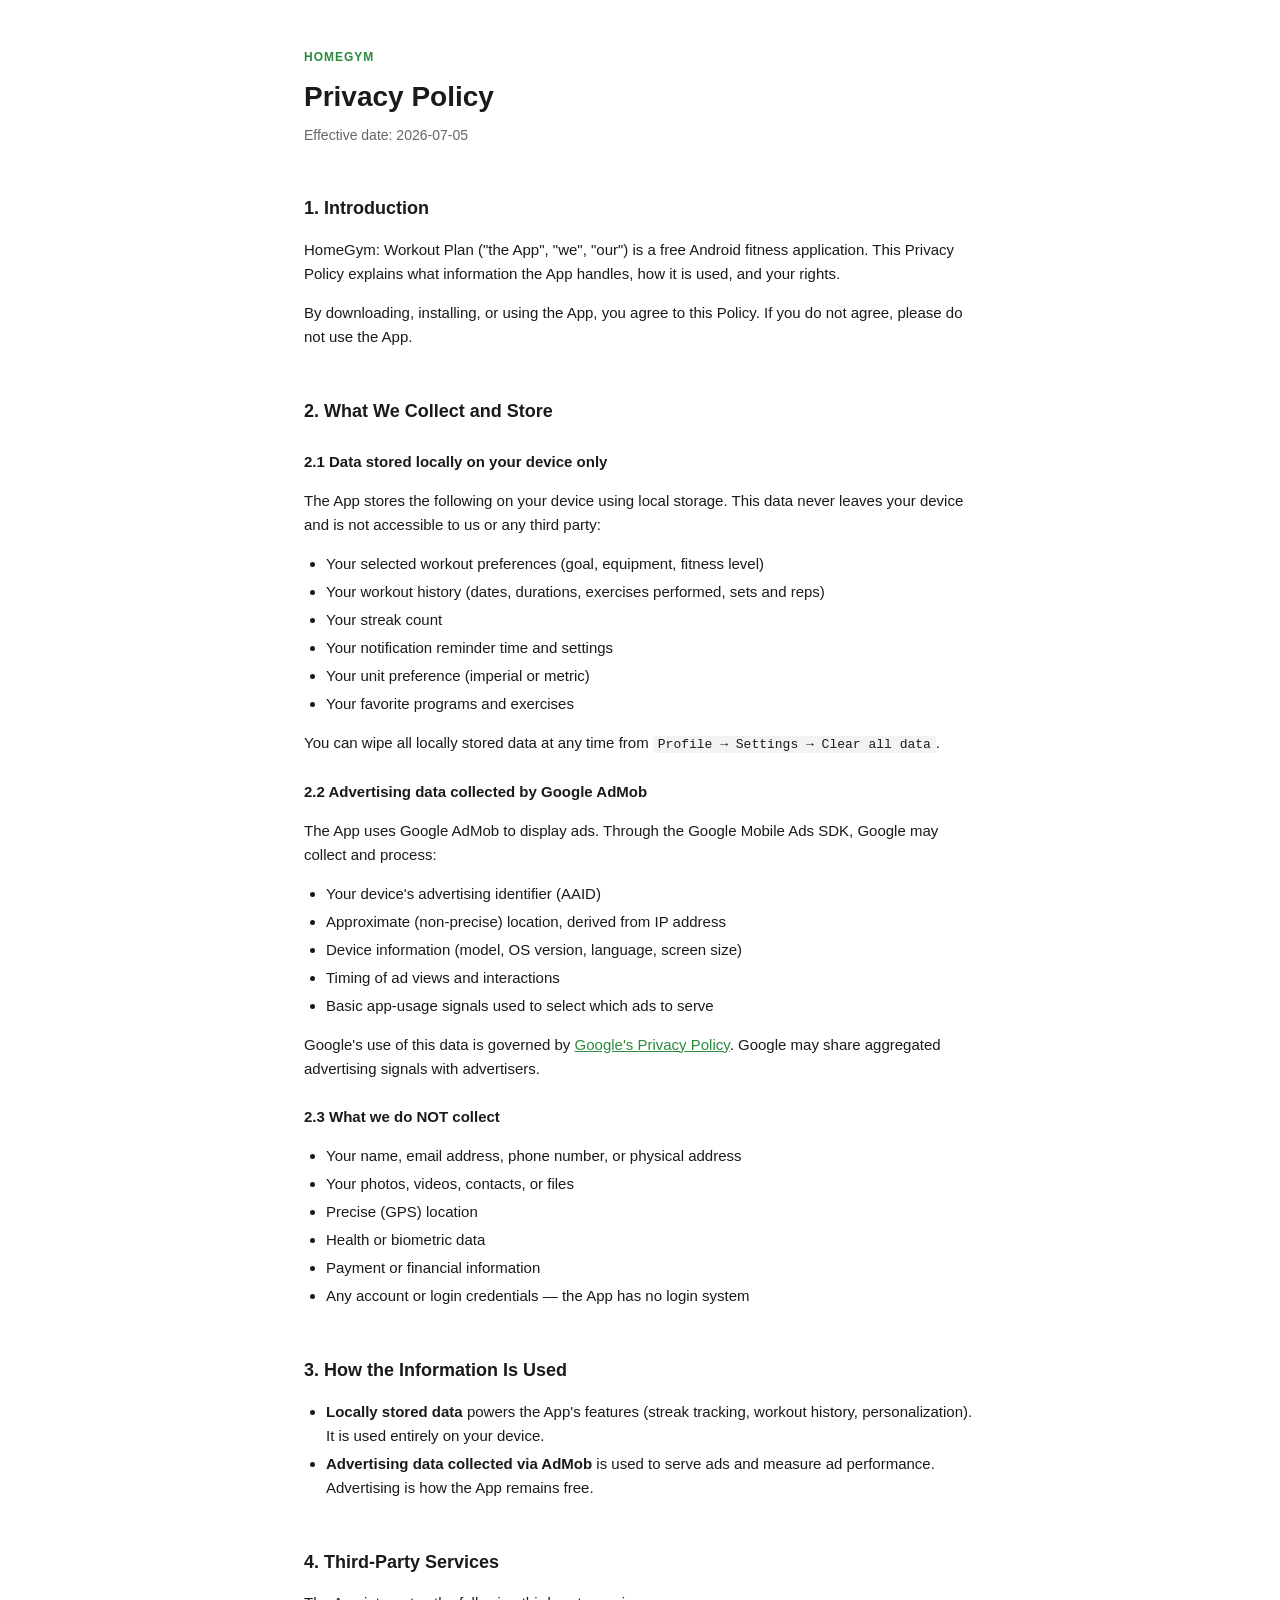
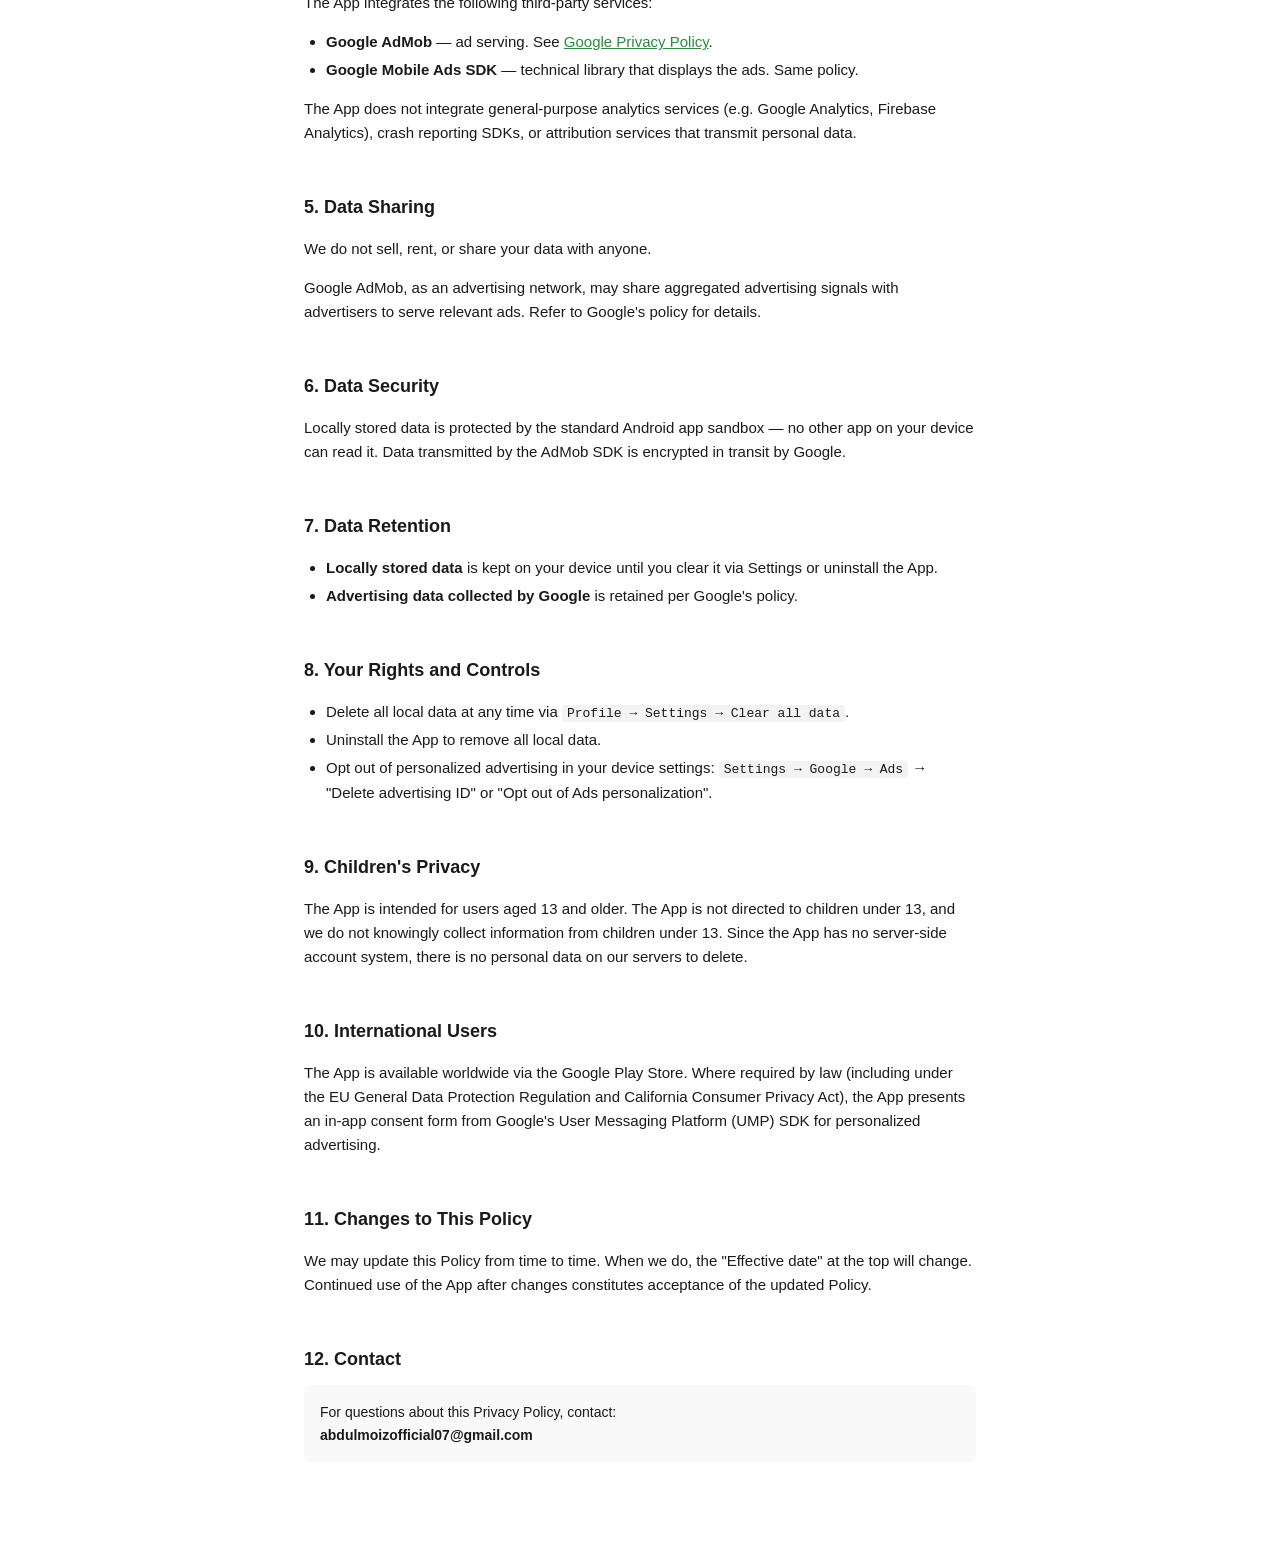
<file: homegym/privacy.html>
<!DOCTYPE html>
<html lang="en">
<head>
<meta charset="utf-8">
<meta name="viewport" content="width=device-width, initial-scale=1">
<title>Privacy Policy — HomeGym: Workout Plan</title>
<style>
  :root {
    --bg: #ffffff;
    --fg: #1a1a1a;
    --muted: #666;
    --accent: #2b8a3e;
    --border: #eee;
  }
  * { box-sizing: border-box; }
  body {
    margin: 0;
    font-family: -apple-system, BlinkMacSystemFont, "Segoe UI", Roboto, sans-serif;
    color: var(--fg);
    background: var(--bg);
    line-height: 1.6;
  }
  main {
    max-width: 720px;
    margin: 0 auto;
    padding: 48px 24px 96px;
  }
  h1 {
    font-size: 28px;
    margin: 0 0 4px;
  }
  h2 {
    font-size: 18px;
    margin: 40px 0 12px;
    padding-top: 8px;
  }
  h3 {
    font-size: 15px;
    margin: 24px 0 8px;
  }
  .brand {
    font-size: 12px;
    letter-spacing: 1px;
    text-transform: uppercase;
    color: var(--accent);
    font-weight: 600;
    margin-bottom: 8px;
  }
  .updated {
    color: var(--muted);
    font-size: 14px;
    margin: 4px 0 32px;
  }
  p, ul, ol { font-size: 15px; }
  ul, ol { padding-left: 22px; }
  li { margin: 4px 0; }
  a { color: var(--accent); }
  code {
    background: #f3f3f3;
    padding: 1px 5px;
    border-radius: 3px;
    font-size: 13px;
  }
  hr { border: none; border-top: 1px solid var(--border); margin: 40px 0; }
  .contact {
    padding: 16px;
    background: #f9f9f9;
    border-radius: 8px;
    font-size: 14px;
  }
</style>
</head>
<body>
<main>
  <div class="brand">HomeGym</div>
  <h1>Privacy Policy</h1>
  <p class="updated">Effective date: 2026-07-05</p>

  <h2>1. Introduction</h2>
  <p>HomeGym: Workout Plan ("the App", "we", "our") is a free Android fitness application. This Privacy Policy explains what information the App handles, how it is used, and your rights.</p>
  <p>By downloading, installing, or using the App, you agree to this Policy. If you do not agree, please do not use the App.</p>

  <h2>2. What We Collect and Store</h2>

  <h3>2.1 Data stored locally on your device only</h3>
  <p>The App stores the following on your device using local storage. This data never leaves your device and is not accessible to us or any third party:</p>
  <ul>
    <li>Your selected workout preferences (goal, equipment, fitness level)</li>
    <li>Your workout history (dates, durations, exercises performed, sets and reps)</li>
    <li>Your streak count</li>
    <li>Your notification reminder time and settings</li>
    <li>Your unit preference (imperial or metric)</li>
    <li>Your favorite programs and exercises</li>
  </ul>
  <p>You can wipe all locally stored data at any time from <code>Profile → Settings → Clear all data</code>.</p>

  <h3>2.2 Advertising data collected by Google AdMob</h3>
  <p>The App uses Google AdMob to display ads. Through the Google Mobile Ads SDK, Google may collect and process:</p>
  <ul>
    <li>Your device's advertising identifier (AAID)</li>
    <li>Approximate (non-precise) location, derived from IP address</li>
    <li>Device information (model, OS version, language, screen size)</li>
    <li>Timing of ad views and interactions</li>
    <li>Basic app-usage signals used to select which ads to serve</li>
  </ul>
  <p>Google's use of this data is governed by <a href="https://policies.google.com/privacy" target="_blank" rel="noopener">Google's Privacy Policy</a>. Google may share aggregated advertising signals with advertisers.</p>

  <h3>2.3 What we do NOT collect</h3>
  <ul>
    <li>Your name, email address, phone number, or physical address</li>
    <li>Your photos, videos, contacts, or files</li>
    <li>Precise (GPS) location</li>
    <li>Health or biometric data</li>
    <li>Payment or financial information</li>
    <li>Any account or login credentials — the App has no login system</li>
  </ul>

  <h2>3. How the Information Is Used</h2>
  <ul>
    <li><strong>Locally stored data</strong> powers the App's features (streak tracking, workout history, personalization). It is used entirely on your device.</li>
    <li><strong>Advertising data collected via AdMob</strong> is used to serve ads and measure ad performance. Advertising is how the App remains free.</li>
  </ul>

  <h2>4. Third-Party Services</h2>
  <p>The App integrates the following third-party services:</p>
  <ul>
    <li><strong>Google AdMob</strong> — ad serving. See <a href="https://policies.google.com/privacy" target="_blank" rel="noopener">Google Privacy Policy</a>.</li>
    <li><strong>Google Mobile Ads SDK</strong> — technical library that displays the ads. Same policy.</li>
  </ul>
  <p>The App does not integrate general-purpose analytics services (e.g. Google Analytics, Firebase Analytics), crash reporting SDKs, or attribution services that transmit personal data.</p>

  <h2>5. Data Sharing</h2>
  <p>We do not sell, rent, or share your data with anyone.</p>
  <p>Google AdMob, as an advertising network, may share aggregated advertising signals with advertisers to serve relevant ads. Refer to Google's policy for details.</p>

  <h2>6. Data Security</h2>
  <p>Locally stored data is protected by the standard Android app sandbox — no other app on your device can read it. Data transmitted by the AdMob SDK is encrypted in transit by Google.</p>

  <h2>7. Data Retention</h2>
  <ul>
    <li><strong>Locally stored data</strong> is kept on your device until you clear it via Settings or uninstall the App.</li>
    <li><strong>Advertising data collected by Google</strong> is retained per Google's policy.</li>
  </ul>

  <h2>8. Your Rights and Controls</h2>
  <ul>
    <li>Delete all local data at any time via <code>Profile → Settings → Clear all data</code>.</li>
    <li>Uninstall the App to remove all local data.</li>
    <li>Opt out of personalized advertising in your device settings: <code>Settings → Google → Ads</code> → "Delete advertising ID" or "Opt out of Ads personalization".</li>
  </ul>

  <h2>9. Children's Privacy</h2>
  <p>The App is intended for users aged 13 and older. The App is not directed to children under 13, and we do not knowingly collect information from children under 13. Since the App has no server-side account system, there is no personal data on our servers to delete.</p>

  <h2>10. International Users</h2>
  <p>The App is available worldwide via the Google Play Store. Where required by law (including under the EU General Data Protection Regulation and California Consumer Privacy Act), the App presents an in-app consent form from Google's User Messaging Platform (UMP) SDK for personalized advertising.</p>

  <h2>11. Changes to This Policy</h2>
  <p>We may update this Policy from time to time. When we do, the "Effective date" at the top will change. Continued use of the App after changes constitutes acceptance of the updated Policy.</p>

  <h2>12. Contact</h2>
  <div class="contact">
    For questions about this Privacy Policy, contact:<br>
    <strong>abdulmoizofficial07@gmail.com</strong>
  </div>
</main>
</body>
</html>
</file>
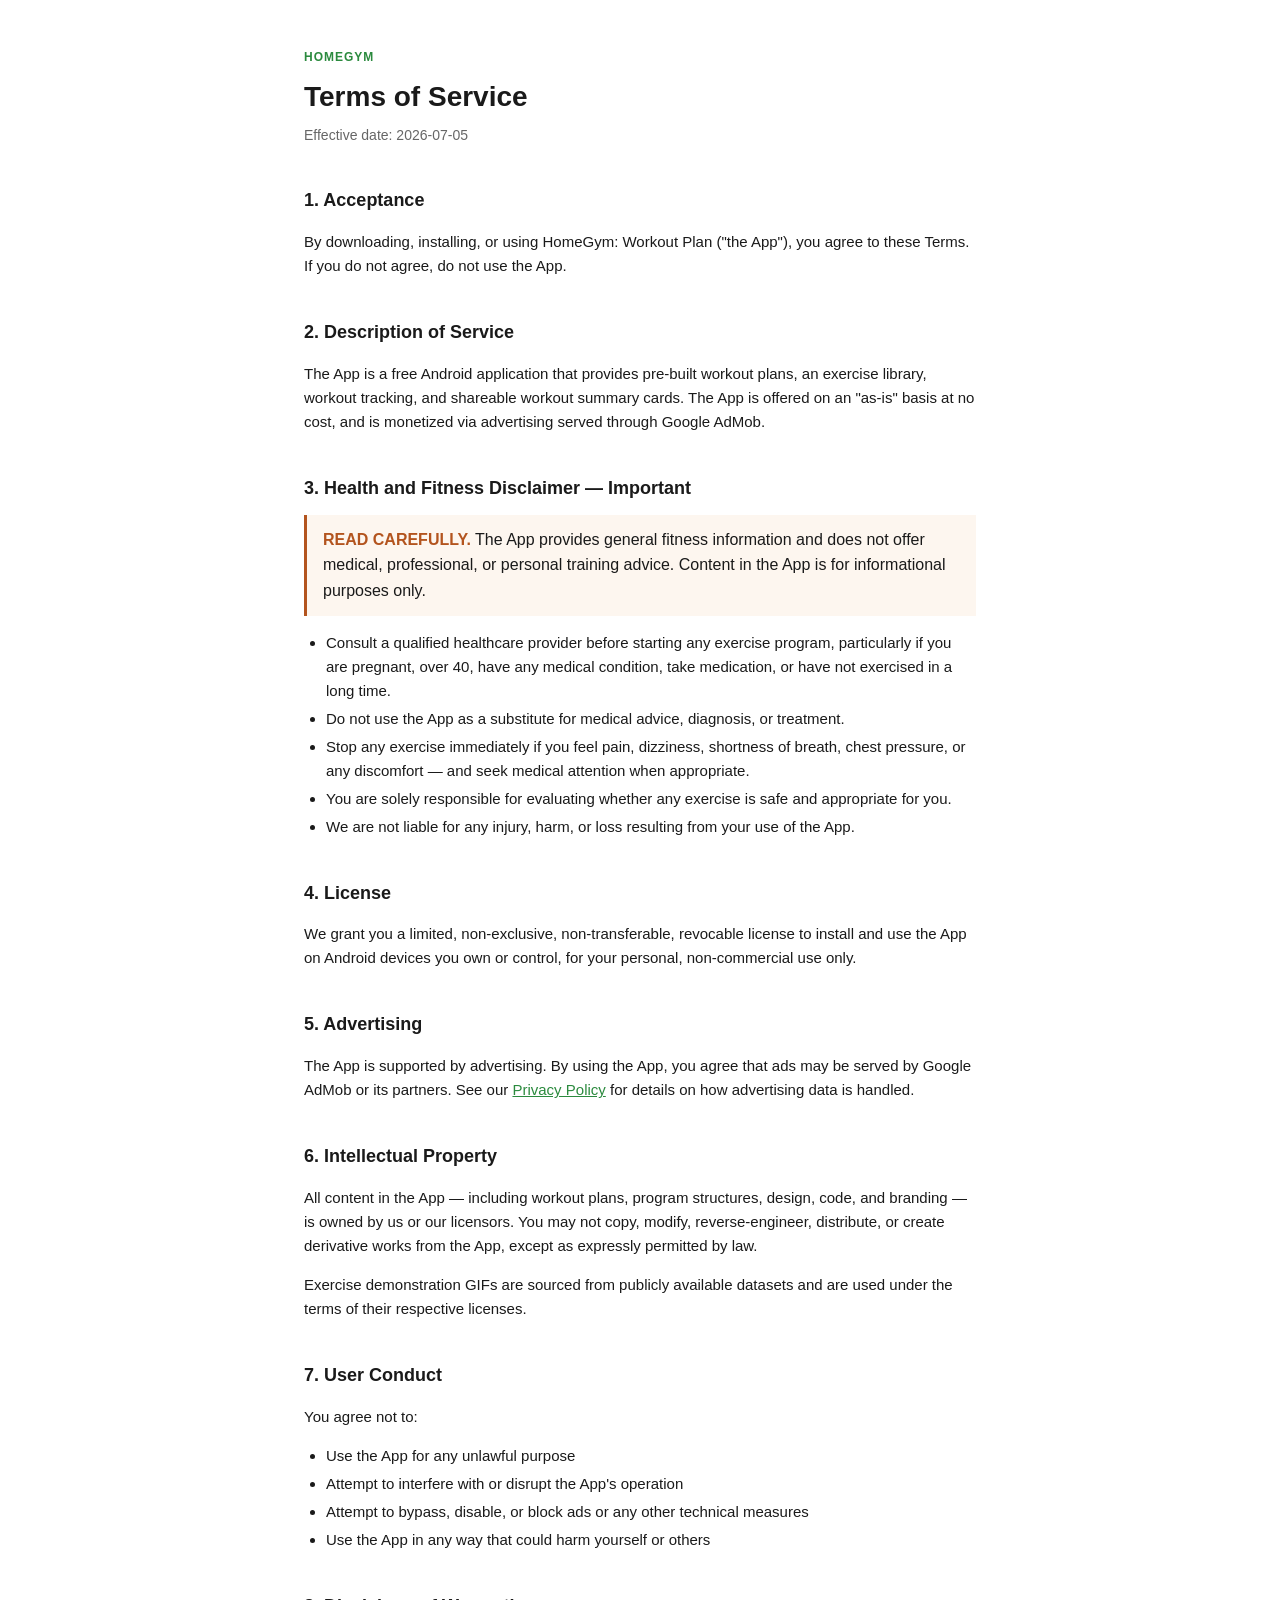
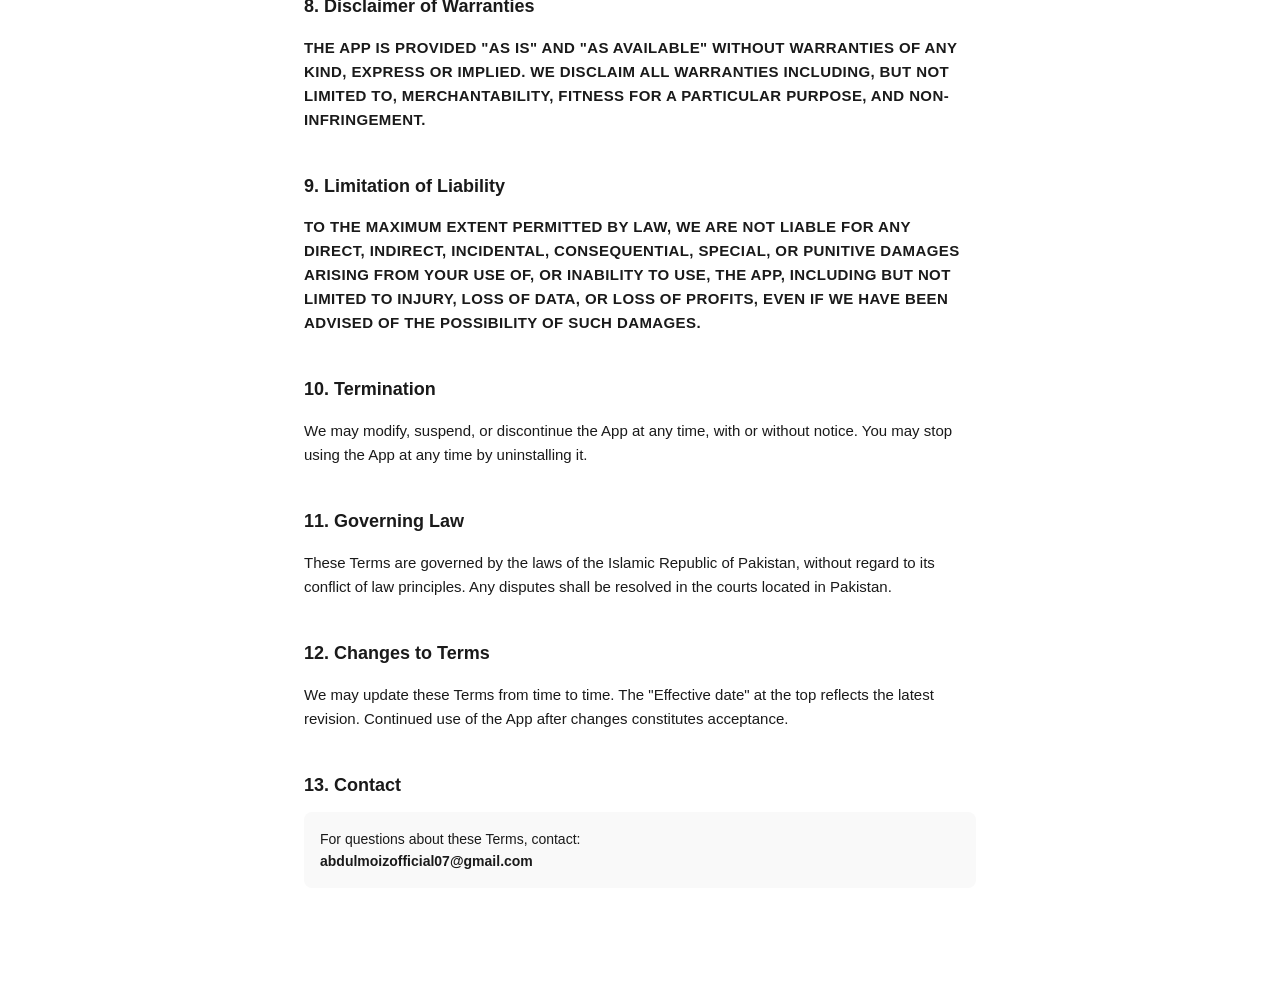
<file: homegym/terms.html>
<!DOCTYPE html>
<html lang="en">
<head>
<meta charset="utf-8">
<meta name="viewport" content="width=device-width, initial-scale=1">
<title>Terms of Service — HomeGym: Workout Plan</title>
<style>
  :root {
    --bg: #ffffff;
    --fg: #1a1a1a;
    --muted: #666;
    --accent: #2b8a3e;
    --border: #eee;
    --warn: #b3541e;
  }
  * { box-sizing: border-box; }
  body {
    margin: 0;
    font-family: -apple-system, BlinkMacSystemFont, "Segoe UI", Roboto, sans-serif;
    color: var(--fg);
    background: var(--bg);
    line-height: 1.6;
  }
  main {
    max-width: 720px;
    margin: 0 auto;
    padding: 48px 24px 96px;
  }
  h1 {
    font-size: 28px;
    margin: 0 0 4px;
  }
  h2 {
    font-size: 18px;
    margin: 40px 0 12px;
  }
  .brand {
    font-size: 12px;
    letter-spacing: 1px;
    text-transform: uppercase;
    color: var(--accent);
    font-weight: 600;
    margin-bottom: 8px;
  }
  .updated {
    color: var(--muted);
    font-size: 14px;
    margin: 4px 0 32px;
  }
  p, ul, ol { font-size: 15px; }
  ul, ol { padding-left: 22px; }
  li { margin: 4px 0; }
  a { color: var(--accent); }
  strong.caps { text-transform: uppercase; letter-spacing: 0.4px; }
  .warn {
    border-left: 3px solid var(--warn);
    padding: 12px 16px;
    background: #fdf6ef;
    margin: 12px 0;
  }
  .warn strong { color: var(--warn); }
  .contact {
    padding: 16px;
    background: #f9f9f9;
    border-radius: 8px;
    font-size: 14px;
  }
</style>
</head>
<body>
<main>
  <div class="brand">HomeGym</div>
  <h1>Terms of Service</h1>
  <p class="updated">Effective date: 2026-07-05</p>

  <h2>1. Acceptance</h2>
  <p>By downloading, installing, or using HomeGym: Workout Plan ("the App"), you agree to these Terms. If you do not agree, do not use the App.</p>

  <h2>2. Description of Service</h2>
  <p>The App is a free Android application that provides pre-built workout plans, an exercise library, workout tracking, and shareable workout summary cards. The App is offered on an "as-is" basis at no cost, and is monetized via advertising served through Google AdMob.</p>

  <h2>3. Health and Fitness Disclaimer — Important</h2>
  <div class="warn">
    <strong>READ CAREFULLY.</strong> The App provides general fitness information and does not offer medical, professional, or personal training advice. Content in the App is for informational purposes only.
  </div>
  <ul>
    <li>Consult a qualified healthcare provider before starting any exercise program, particularly if you are pregnant, over 40, have any medical condition, take medication, or have not exercised in a long time.</li>
    <li>Do not use the App as a substitute for medical advice, diagnosis, or treatment.</li>
    <li>Stop any exercise immediately if you feel pain, dizziness, shortness of breath, chest pressure, or any discomfort — and seek medical attention when appropriate.</li>
    <li>You are solely responsible for evaluating whether any exercise is safe and appropriate for you.</li>
    <li>We are not liable for any injury, harm, or loss resulting from your use of the App.</li>
  </ul>

  <h2>4. License</h2>
  <p>We grant you a limited, non-exclusive, non-transferable, revocable license to install and use the App on Android devices you own or control, for your personal, non-commercial use only.</p>

  <h2>5. Advertising</h2>
  <p>The App is supported by advertising. By using the App, you agree that ads may be served by Google AdMob or its partners. See our <a href="./privacy.html">Privacy Policy</a> for details on how advertising data is handled.</p>

  <h2>6. Intellectual Property</h2>
  <p>All content in the App — including workout plans, program structures, design, code, and branding — is owned by us or our licensors. You may not copy, modify, reverse-engineer, distribute, or create derivative works from the App, except as expressly permitted by law.</p>
  <p>Exercise demonstration GIFs are sourced from publicly available datasets and are used under the terms of their respective licenses.</p>

  <h2>7. User Conduct</h2>
  <p>You agree not to:</p>
  <ul>
    <li>Use the App for any unlawful purpose</li>
    <li>Attempt to interfere with or disrupt the App's operation</li>
    <li>Attempt to bypass, disable, or block ads or any other technical measures</li>
    <li>Use the App in any way that could harm yourself or others</li>
  </ul>

  <h2>8. Disclaimer of Warranties</h2>
  <p><strong class="caps">The App is provided "as is" and "as available" without warranties of any kind, express or implied. We disclaim all warranties including, but not limited to, merchantability, fitness for a particular purpose, and non-infringement.</strong></p>

  <h2>9. Limitation of Liability</h2>
  <p><strong class="caps">To the maximum extent permitted by law, we are not liable for any direct, indirect, incidental, consequential, special, or punitive damages arising from your use of, or inability to use, the App, including but not limited to injury, loss of data, or loss of profits, even if we have been advised of the possibility of such damages.</strong></p>

  <h2>10. Termination</h2>
  <p>We may modify, suspend, or discontinue the App at any time, with or without notice. You may stop using the App at any time by uninstalling it.</p>

  <h2>11. Governing Law</h2>
  <p>These Terms are governed by the laws of the Islamic Republic of Pakistan, without regard to its conflict of law principles. Any disputes shall be resolved in the courts located in Pakistan.</p>

  <h2>12. Changes to Terms</h2>
  <p>We may update these Terms from time to time. The "Effective date" at the top reflects the latest revision. Continued use of the App after changes constitutes acceptance.</p>

  <h2>13. Contact</h2>
  <div class="contact">
    For questions about these Terms, contact:<br>
    <strong>abdulmoizofficial07@gmail.com</strong>
  </div>
</main>
</body>
</html>
</file>
<file: assets/css/styles.css>
/* ---------- Design tokens ---------- */
:root {
  --bg: #0a0f14;
  --bg-elev: #0f1720;
  --surface: #131c26;
  --surface-2: #1a2532;
  --border: rgba(255, 255, 255, 0.08);
  --border-strong: rgba(255, 255, 255, 0.14);
  --ink: #f4ede0;
  --ink-2: #d9d1c2;
  --muted: #8b95a1;
  --accent: #e0b962;
  --accent-2: #c39b4e;
  --success: #4ade80;
  --radius-sm: 10px;
  --radius: 18px;
  --radius-lg: 28px;
  --shadow-sm: 0 2px 12px rgba(0, 0, 0, 0.25);
  --shadow: 0 12px 40px rgba(0, 0, 0, 0.35);
  --shadow-lg: 0 32px 80px rgba(0, 0, 0, 0.5);
  --maxw: 1120px;
  --transition: 220ms cubic-bezier(0.2, 0.7, 0.2, 1);
}

@media (prefers-color-scheme: light) {
  :root {
    --bg: #faf6ec;
    --bg-elev: #ffffff;
    --surface: #ffffff;
    --surface-2: #f4eddb;
    --border: rgba(0, 0, 0, 0.08);
    --border-strong: rgba(0, 0, 0, 0.14);
    --ink: #1a1f26;
    --ink-2: #3a4149;
    --muted: #6b7280;
    --accent: #b8862d;
    --accent-2: #a17020;
  }
}

/* ---------- Base ---------- */
* { box-sizing: border-box; }

html, body {
  margin: 0;
  padding: 0;
  background: var(--bg);
  color: var(--ink);
  font-family: -apple-system, BlinkMacSystemFont, "Segoe UI", Roboto, "Helvetica Neue", sans-serif;
  font-size: 16px;
  line-height: 1.6;
  -webkit-font-smoothing: antialiased;
  -moz-osx-font-smoothing: grayscale;
}

a { color: var(--accent); text-decoration: none; transition: color var(--transition); }
a:hover { color: var(--accent-2); }
img, svg { max-width: 100%; display: block; }

.container {
  max-width: var(--maxw);
  margin: 0 auto;
  padding: 0 24px;
}

/* ---------- Nav ---------- */
.nav {
  position: sticky;
  top: 0;
  z-index: 50;
  padding: 20px 0;
  backdrop-filter: saturate(180%) blur(14px);
  -webkit-backdrop-filter: saturate(180%) blur(14px);
  background: color-mix(in srgb, var(--bg) 75%, transparent);
  border-bottom: 1px solid var(--border);
}

.nav-inner {
  display: flex;
  align-items: center;
  justify-content: space-between;
}

.brand {
  display: flex;
  align-items: center;
  gap: 10px;
  font-weight: 700;
  letter-spacing: 0.5px;
  color: var(--ink);
  font-size: 15px;
}

.brand-star {
  width: 22px; height: 22px;
  color: var(--accent);
}

.nav-links {
  display: flex;
  gap: 28px;
  font-size: 14px;
}

.nav-links a {
  color: var(--ink-2);
  font-weight: 500;
}
.nav-links a:hover { color: var(--ink); }

/* ---------- Hero ---------- */
.hero {
  padding: 100px 0 60px;
  text-align: center;
}

.eyebrow {
  display: inline-block;
  padding: 6px 14px;
  border: 1px solid var(--border-strong);
  border-radius: 999px;
  color: var(--muted);
  font-size: 12px;
  font-weight: 500;
  letter-spacing: 0.6px;
  text-transform: uppercase;
  margin-bottom: 24px;
}

.hero h1 {
  font-size: clamp(44px, 7vw, 76px);
  line-height: 1.05;
  font-weight: 800;
  margin: 0 0 20px;
  letter-spacing: -0.02em;
  background: linear-gradient(180deg, var(--ink) 30%, color-mix(in srgb, var(--ink) 55%, transparent));
  -webkit-background-clip: text;
  background-clip: text;
  color: transparent;
}

.hero p {
  font-size: clamp(17px, 2vw, 20px);
  color: var(--ink-2);
  max-width: 640px;
  margin: 0 auto 32px;
}

.hero-cta {
  display: inline-flex;
  gap: 12px;
  flex-wrap: wrap;
  justify-content: center;
}

.btn {
  display: inline-flex;
  align-items: center;
  gap: 8px;
  padding: 12px 20px;
  border-radius: 999px;
  font-size: 14px;
  font-weight: 600;
  text-decoration: none;
  transition: transform var(--transition), background var(--transition), border-color var(--transition);
  border: 1px solid var(--border-strong);
  cursor: pointer;
}

.btn-primary {
  background: var(--ink);
  color: var(--bg);
  border-color: var(--ink);
}
.btn-primary:hover { transform: translateY(-1px); }

.btn-ghost {
  background: transparent;
  color: var(--ink);
}
.btn-ghost:hover { background: var(--surface); }

/* ---------- Section ---------- */
.section {
  padding: 60px 0;
}
.section-head {
  display: flex;
  align-items: baseline;
  justify-content: space-between;
  margin-bottom: 32px;
}
.section-title {
  font-size: 28px;
  font-weight: 700;
  letter-spacing: -0.01em;
  margin: 0;
}
.section-sub {
  color: var(--muted);
  font-size: 14px;
}

/* ---------- Featured card ---------- */
.featured {
  position: relative;
  overflow: hidden;
  border-radius: var(--radius-lg);
  border: 1px solid var(--border);
  background: var(--surface);
  padding: 44px;
  display: grid;
  grid-template-columns: 1.1fr 1fr;
  gap: 40px;
  align-items: center;
  transition: transform var(--transition), border-color var(--transition);
}
.featured::before {
  content: "";
  position: absolute;
  inset: 0;
  background: radial-gradient(circle at 80% 20%, var(--_tint, transparent) 0%, transparent 55%);
  opacity: 0.7;
  pointer-events: none;
}
.featured:hover { border-color: var(--border-strong); }

.featured-tag {
  display: inline-flex;
  align-items: center;
  gap: 8px;
  padding: 5px 12px;
  border-radius: 999px;
  background: color-mix(in srgb, var(--_accent, var(--accent)) 15%, transparent);
  color: var(--_accent, var(--accent));
  border: 1px solid color-mix(in srgb, var(--_accent, var(--accent)) 30%, transparent);
  font-size: 11px;
  font-weight: 700;
  letter-spacing: 0.8px;
  text-transform: uppercase;
  margin-bottom: 16px;
}

.featured h2 {
  font-size: clamp(30px, 4vw, 44px);
  margin: 0 0 12px;
  letter-spacing: -0.02em;
  line-height: 1.1;
  font-weight: 800;
}

.featured .subtitle {
  color: var(--muted);
  font-size: 15px;
  margin: 0 0 20px;
}

.featured p.desc {
  color: var(--ink-2);
  font-size: 16px;
  margin: 0 0 28px;
  max-width: 46ch;
}

.featured-cta {
  display: flex;
  gap: 12px;
  flex-wrap: wrap;
}

.featured-icon {
  position: relative;
  aspect-ratio: 1;
  max-width: 340px;
  justify-self: end;
  border-radius: 40px;
  overflow: hidden;
  box-shadow: var(--shadow-lg);
  transition: transform var(--transition);
}
.featured:hover .featured-icon { transform: translateY(-4px) rotate(-2deg); }

/* ---------- Project grid ---------- */
.grid {
  display: grid;
  grid-template-columns: repeat(3, 1fr);
  gap: 20px;
}

.card {
  position: relative;
  display: flex;
  flex-direction: column;
  gap: 18px;
  padding: 24px;
  border-radius: var(--radius);
  border: 1px solid var(--border);
  background: var(--surface);
  text-decoration: none;
  color: inherit;
  transition: transform var(--transition), border-color var(--transition), background var(--transition);
  overflow: hidden;
}
.card::after {
  content: "";
  position: absolute;
  inset: 0;
  background: radial-gradient(circle at 90% 0%, var(--_tint, transparent) 0%, transparent 55%);
  opacity: 0.6;
  pointer-events: none;
}
.card:hover {
  transform: translateY(-4px);
  border-color: var(--border-strong);
  background: var(--surface-2);
}

.card-icon {
  width: 68px;
  height: 68px;
  border-radius: 18px;
  overflow: hidden;
  box-shadow: var(--shadow-sm);
  flex-shrink: 0;
}

.card-name {
  font-size: 20px;
  font-weight: 700;
  letter-spacing: -0.01em;
  margin: 0 0 4px;
}
.card-subtitle {
  color: var(--muted);
  font-size: 13px;
  margin: 0 0 12px;
}
.card-desc {
  color: var(--ink-2);
  font-size: 14px;
  margin: 0;
  flex: 1;
}
.card-foot {
  display: flex;
  align-items: center;
  justify-content: space-between;
  margin-top: 8px;
  font-size: 13px;
  color: var(--muted);
}
.card-foot .arrow {
  transition: transform var(--transition);
}
.card:hover .arrow { transform: translateX(4px); color: var(--accent); }

.status-dot {
  display: inline-block;
  width: 8px;
  height: 8px;
  border-radius: 50%;
  background: var(--success);
  box-shadow: 0 0 0 3px color-mix(in srgb, var(--success) 25%, transparent);
  margin-right: 6px;
  vertical-align: middle;
}

/* ---------- About ---------- */
.about {
  border-top: 1px solid var(--border);
  border-bottom: 1px solid var(--border);
  padding: 80px 0;
  margin-top: 40px;
}
.about-grid {
  display: grid;
  grid-template-columns: 1fr 1.4fr;
  gap: 60px;
  align-items: start;
}
.about h2 {
  font-size: 32px;
  font-weight: 700;
  letter-spacing: -0.01em;
  margin: 0;
}
.about p {
  color: var(--ink-2);
  font-size: 17px;
  margin: 0 0 16px;
}

/* ---------- Footer ---------- */
.foot {
  padding: 40px 0 60px;
  color: var(--muted);
  font-size: 14px;
  display: flex;
  justify-content: space-between;
  flex-wrap: wrap;
  gap: 16px;
}
.foot a { color: var(--ink-2); }
.foot a:hover { color: var(--accent); }

/* ---------- Project detail page ---------- */
.project-hero {
  padding: 60px 0 40px;
  display: grid;
  grid-template-columns: 200px 1fr;
  gap: 40px;
  align-items: center;
}
.project-hero-icon {
  width: 200px;
  height: 200px;
  border-radius: 44px;
  overflow: hidden;
  box-shadow: var(--shadow-lg);
}
.project-hero h1 {
  font-size: clamp(36px, 5vw, 56px);
  margin: 8px 0 8px;
  font-weight: 800;
  letter-spacing: -0.02em;
  line-height: 1.05;
}
.project-hero .subtitle {
  color: var(--muted);
  font-size: 18px;
  margin: 0 0 20px;
}
.project-hero .actions {
  display: flex;
  gap: 12px;
  flex-wrap: wrap;
  margin-top: 20px;
}
.project-section {
  padding: 40px 0;
  border-top: 1px solid var(--border);
}
.project-section h2 {
  font-size: 22px;
  margin: 0 0 20px;
  font-weight: 700;
}
.project-section p {
  color: var(--ink-2);
  font-size: 17px;
  max-width: 70ch;
  margin: 0 0 16px;
}

.feature-list {
  list-style: none;
  padding: 0;
  margin: 0;
  display: grid;
  grid-template-columns: repeat(2, 1fr);
  gap: 16px;
}
.feature-list li {
  padding: 18px 20px;
  border-radius: var(--radius-sm);
  background: var(--surface);
  border: 1px solid var(--border);
  color: var(--ink-2);
  font-size: 15px;
  display: flex;
  align-items: flex-start;
  gap: 10px;
}
.feature-list li::before {
  content: "✓";
  color: var(--accent);
  font-weight: 700;
  flex-shrink: 0;
}

.screenshots {
  display: grid;
  grid-template-columns: repeat(auto-fill, minmax(220px, 1fr));
  gap: 18px;
}
.screenshots img {
  width: 100%;
  border-radius: var(--radius);
  border: 1px solid var(--border);
  aspect-ratio: 9 / 19.5;
  object-fit: cover;
  background: var(--surface);
}
.screenshots-empty {
  padding: 40px;
  border: 1px dashed var(--border-strong);
  border-radius: var(--radius);
  color: var(--muted);
  text-align: center;
  font-size: 14px;
}

.back-link {
  display: inline-flex;
  align-items: center;
  gap: 6px;
  color: var(--muted);
  font-size: 14px;
  margin-bottom: 8px;
}
.back-link:hover { color: var(--ink); }

/* ---------- Responsive ---------- */
@media (max-width: 900px) {
  .featured {
    grid-template-columns: 1fr;
    padding: 32px;
    text-align: left;
  }
  .featured-icon {
    justify-self: start;
    max-width: 200px;
  }
  .grid { grid-template-columns: repeat(2, 1fr); }
  .about-grid { grid-template-columns: 1fr; gap: 24px; }
  .project-hero { grid-template-columns: 1fr; gap: 24px; }
  .project-hero-icon { width: 140px; height: 140px; border-radius: 32px; }
  .feature-list { grid-template-columns: 1fr; }
}
@media (max-width: 600px) {
  .grid { grid-template-columns: 1fr; }
  .hero { padding: 60px 0 40px; }
  .section { padding: 40px 0; }
  .nav-links { display: none; }
}
</file>
